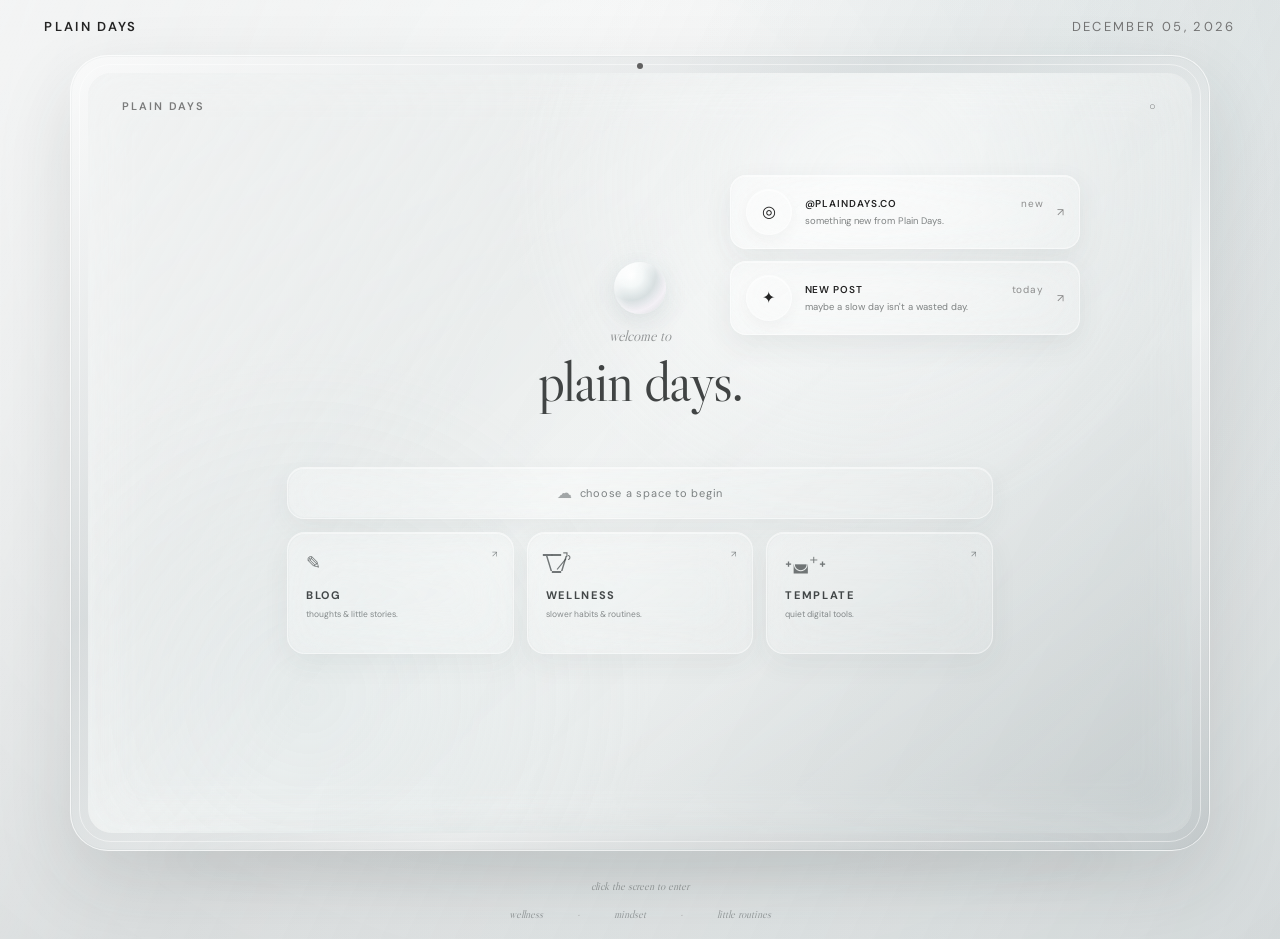
<file: index.html>
<!DOCTYPE html>
<html lang="en">
<head>
  <meta charset="UTF-8" />
  <meta name="viewport" content="width=device-width, initial-scale=1.0" />
  <title>Plain Days</title>
  <link rel="stylesheet" href="style.css" />
  <link rel="stylesheet" href="desktop.css" />
  <link rel="stylesheet" href="mobile.css" />
</head>
<body>
  <main class="hero">
    <header class="topbar">
      <div class="brand">PLAIN DAYS</div>
      <div class="date" id="today-date"></div>
    </header>

    <div class="ipad" id="enter-site">
      <div class="ipad-frame">
        <div class="ipad-camera"></div>
        <div class="ipad-screen">
          <div class="screen-top"><span>PLAIN DAYS</span><span>○</span></div>

          <div class="notification-area">
            <a href="https://www.instagram.com/plaindays.co/" target="_blank" rel="noopener noreferrer" class="notification">
              <div class="notification-icon">◎</div>
              <div class="notification-copy"><div class="notification-meta"><strong>@PLAINDAYS.CO</strong><span>new</span></div><p>something new from Plain Days.</p></div>
              <span class="notification-arrow">↗</span>
            </a>
            <a href="https://plain-days.com/blog/" target="_top" class="notification">
              <div class="notification-icon">✦</div>
              <div class="notification-copy"><div class="notification-meta"><strong>NEW POST</strong><span>today</span></div><p>maybe a slow day isn't a wasted day.</p></div>
              <span class="notification-arrow">↗</span>
            </a>
          </div>

          <div class="screen-center">
            <div class="title-group"><div class="pearl"></div><p class="screen-small">welcome to</p><h2>plain days.</h2></div>
            <div class="glass-enter"><span class="enter-cloud">☁</span><span>choose a space to begin</span></div>

            <div class="glass-menu">
              <a href="https://plain-days.com/blog/" target="_top" class="glass-card">
                <div class="glass-icon">✎</div><div class="glass-card-text"><strong>BLOG</strong><span>thoughts &amp; little stories.</span></div><span class="glass-arrow">↗</span>
              </a>
              <a href="https://plain-days.com/wellness/" target="_top" class="glass-card">
                <div class="glass-icon">\̅_̅/̷̚ʾ</div><div class="glass-card-text"><strong>WELLNESS</strong><span>slower habits &amp; routines.</span></div><span class="glass-arrow">↗</span>
              </a>
              <a href="https://plain-days.com/templates/" target="_top" class="glass-card">
                <div class="glass-icon">˖◛⁺˖</div><div class="glass-card-text"><strong>TEMPLATE</strong><span>quiet digital tools.</span></div><span class="glass-arrow">↗</span>
              </a>
            </div>
          </div>
        </div>
      </div>
      <div class="ipad-shadow"></div>
    </div>

    <p class="click-note">click the screen to enter</p>
    <footer class="hero-footer"><span>wellness</span><span>mindset</span><span>little routines</span></footer>
  </main>
  <script src="script.js"></script>
</body>
</html>
</file>
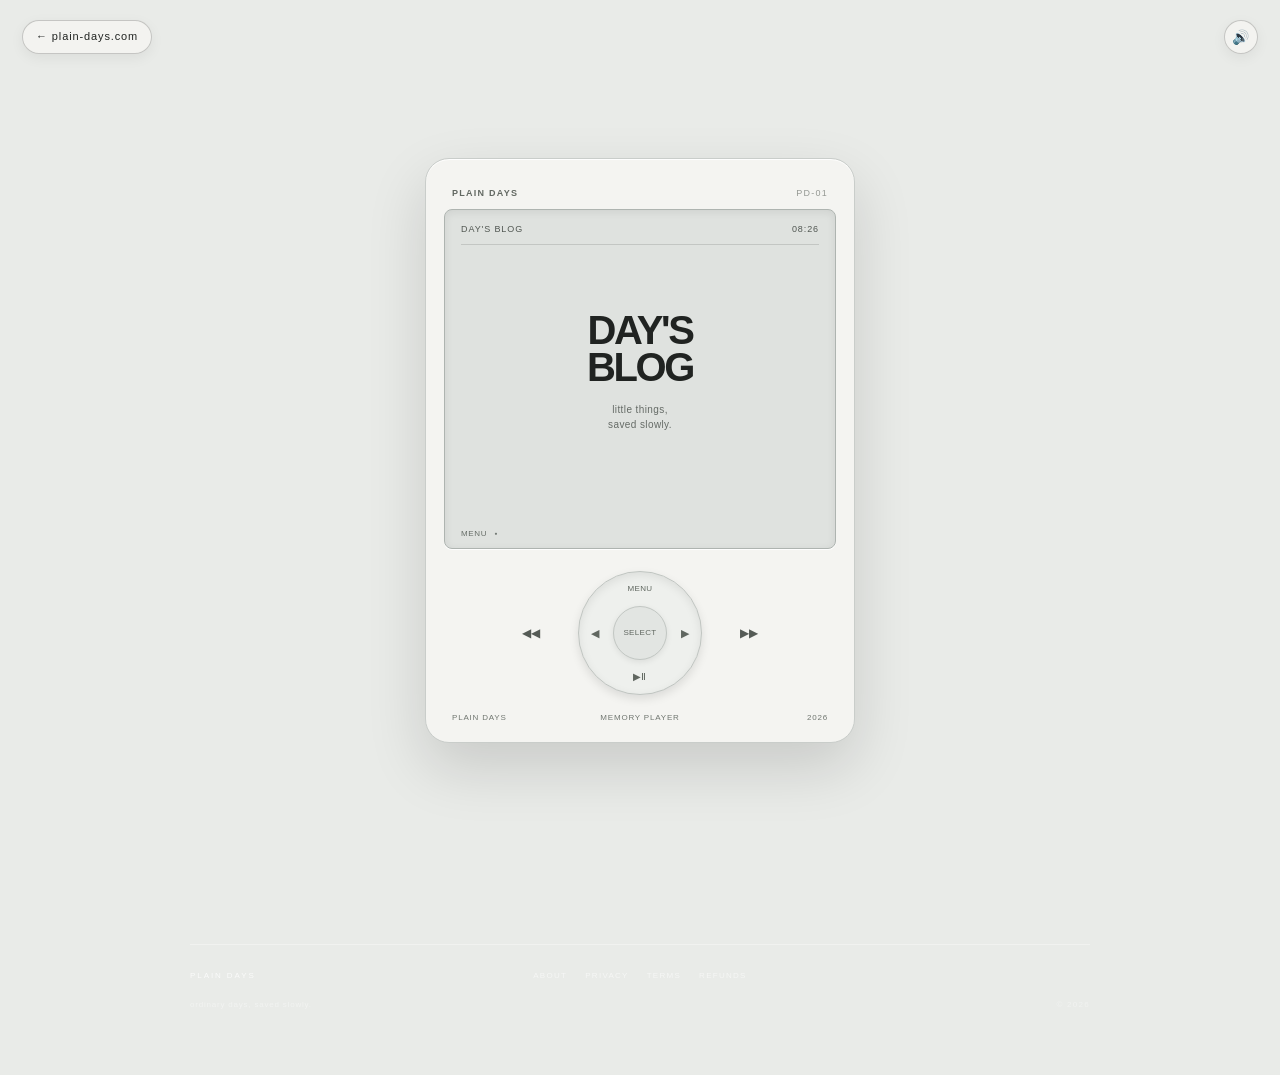
<file: blog/index.html>
<!DOCTYPE html>
<html lang="en">
<head>
  <meta charset="UTF-8">
  <meta name="viewport" content="width=device-width, initial-scale=1.0">
  <title>Plain Days — Blog Archive</title>
  <link rel="stylesheet" href="https://daon2e98-art.github.io/plain-days/blog/blog.css">
</head>
<body>

  <main class="pd-player-page">

    <a class="site-back-link" href="https://plain-days.com/" target="_top" aria-label="Back to Plain Days home">← plain-days.com</a>

    <button class="mute-button" id="muteButton" type="button" aria-label="Mute sounds" aria-pressed="false">🔊</button>

    <div class="mp3-device" id="mp3Device">

      <header class="mp3-top">
        <span class="mp3-brand">PLAIN DAYS</span>
        <span class="mp3-model">PD-01</span>
      </header>

      <section class="mp3-screen">

        <div class="screen-view is-active" id="homeScreen">
          <div class="status-bar">
            <span>DAY'S BLOG</span>
            <span>08:26</span>
          </div>

          <div class="home-content">
            <div class="home-logo">DAY'S<br>BLOG</div>
            <p class="home-subtitle">little things,<br>saved slowly.</p>
          </div>

          <div class="screen-footer">
            <span>MENU</span>
            <span>●</span>
          </div>
        </div>

        <div class="screen-view" id="menuScreen">
          <div class="status-bar"><span>MENU</span><span>PLAIN DAYS</span></div>
          <div class="menu-list">
            <button class="menu-item" data-action="archive" type="button"><span>01</span><div><b>2026 ARCHIVE</b><small>weekly memories</small></div><span>›</span></button>
            <button class="menu-item" data-action="about" type="button"><span>02</span><div><b>ABOUT</b><small>plain days</small></div><span>›</span></button>
          </div>
          <div class="screen-hint">SELECT · CENTER BUTTON</div>
        </div>

        <div class="screen-view" id="yearScreen">
          <div class="status-bar"><span>ARCHIVE</span><span>2026</span></div>
          <div class="menu-list">
            <button class="menu-item" data-action="august" type="button"><span>01</span><div><b>AUGUST</b><small>4 weekly notes</small></div><span>›</span></button>
          </div>
          <div class="screen-hint">AUGUST 2026</div>
        </div>

        <div class="screen-view" id="monthScreen">
          <div class="status-bar"><span>AUGUST</span><span>2026</span></div>
          <div class="menu-list">
            <button class="menu-item" data-week="01" type="button"><span>01</span><div><b>WEEK 01</b><small>AUG 03 — LITTLE THINGS</small></div><span>›</span></button>
            <button class="menu-item" data-week="02" type="button"><span>02</span><div><b>WEEK 02</b><small>AUG 10 — LATELY</small></div><span>›</span></button>
            <button class="menu-item" data-week="03" type="button"><span>03</span><div><b>WEEK 03</b><small>AUG 17 — SMALL JOYS</small></div><span>›</span></button>
            <button class="menu-item" data-week="04" type="button"><span>04</span><div><b>WEEK 04</b><small>AUG 24 — A SLOW WEEKEND</small></div><span>›</span></button>
          </div>
          <div class="screen-hint">SELECT A WEEK</div>
        </div>

        <div class="screen-view" id="albumScreen">
          <div class="status-bar"><span id="albumTopLabel">AUGUST 2026</span><span id="albumTrack">01 / 04</span></div>
          <div class="album-view">
            <div class="album-cover"><img id="albumImage" src="https://daon2e98-art.github.io/plain-days/blog/images/tapes/2026-08-week01.png" alt="Week 01"></div>
            <div class="album-info">
              <strong id="albumTitle">little things</strong>
              <span id="albumDate">AUG 03 — WEEK 01</span>
              <small id="albumDescription">a week of refresh, laughter, museum days, food, and inspiration.</small>
            </div>
          </div>
          <div class="play-status"><span id="playState">READY</span><span>▶ PLAY</span></div>
        </div>

        <div class="screen-view" id="aboutScreen">
          <div class="status-bar"><span>ABOUT</span><span>PLAIN DAYS</span></div>
          <div class="about-content">
            <div class="about-title">plain<br>days.</div>
            <p>small moments,<br>saved slowly.</p>
            <small>a little archive<br>of ordinary days.</small>
          </div>
        </div>

      </section>

      <div class="mp3-controls">
        <button class="mp3-button" id="prevButton" type="button" aria-label="Previous">◀◀</button>
        <button class="mp3-wheel" id="wheel" type="button" aria-label="MP3 navigation wheel">
          <span class="wheel-menu">MENU</span>
          <span class="wheel-left">◀</span>
          <span class="wheel-right">▶</span>
          <span class="wheel-bottom">▶Ⅱ</span>
          <span class="wheel-center">SELECT</span>
        </button>
        <button class="mp3-button" id="nextButton" type="button" aria-label="Next">▶▶</button>
      </div>

      <footer class="mp3-bottom"><span>PLAIN DAYS</span><span>MEMORY PLAYER</span><span>2026</span></footer>
    </div>
  </main>

  <script src="https://daon2e98-art.github.io/plain-days/blog/blog.js"></script>
</body>
</html>
</file>
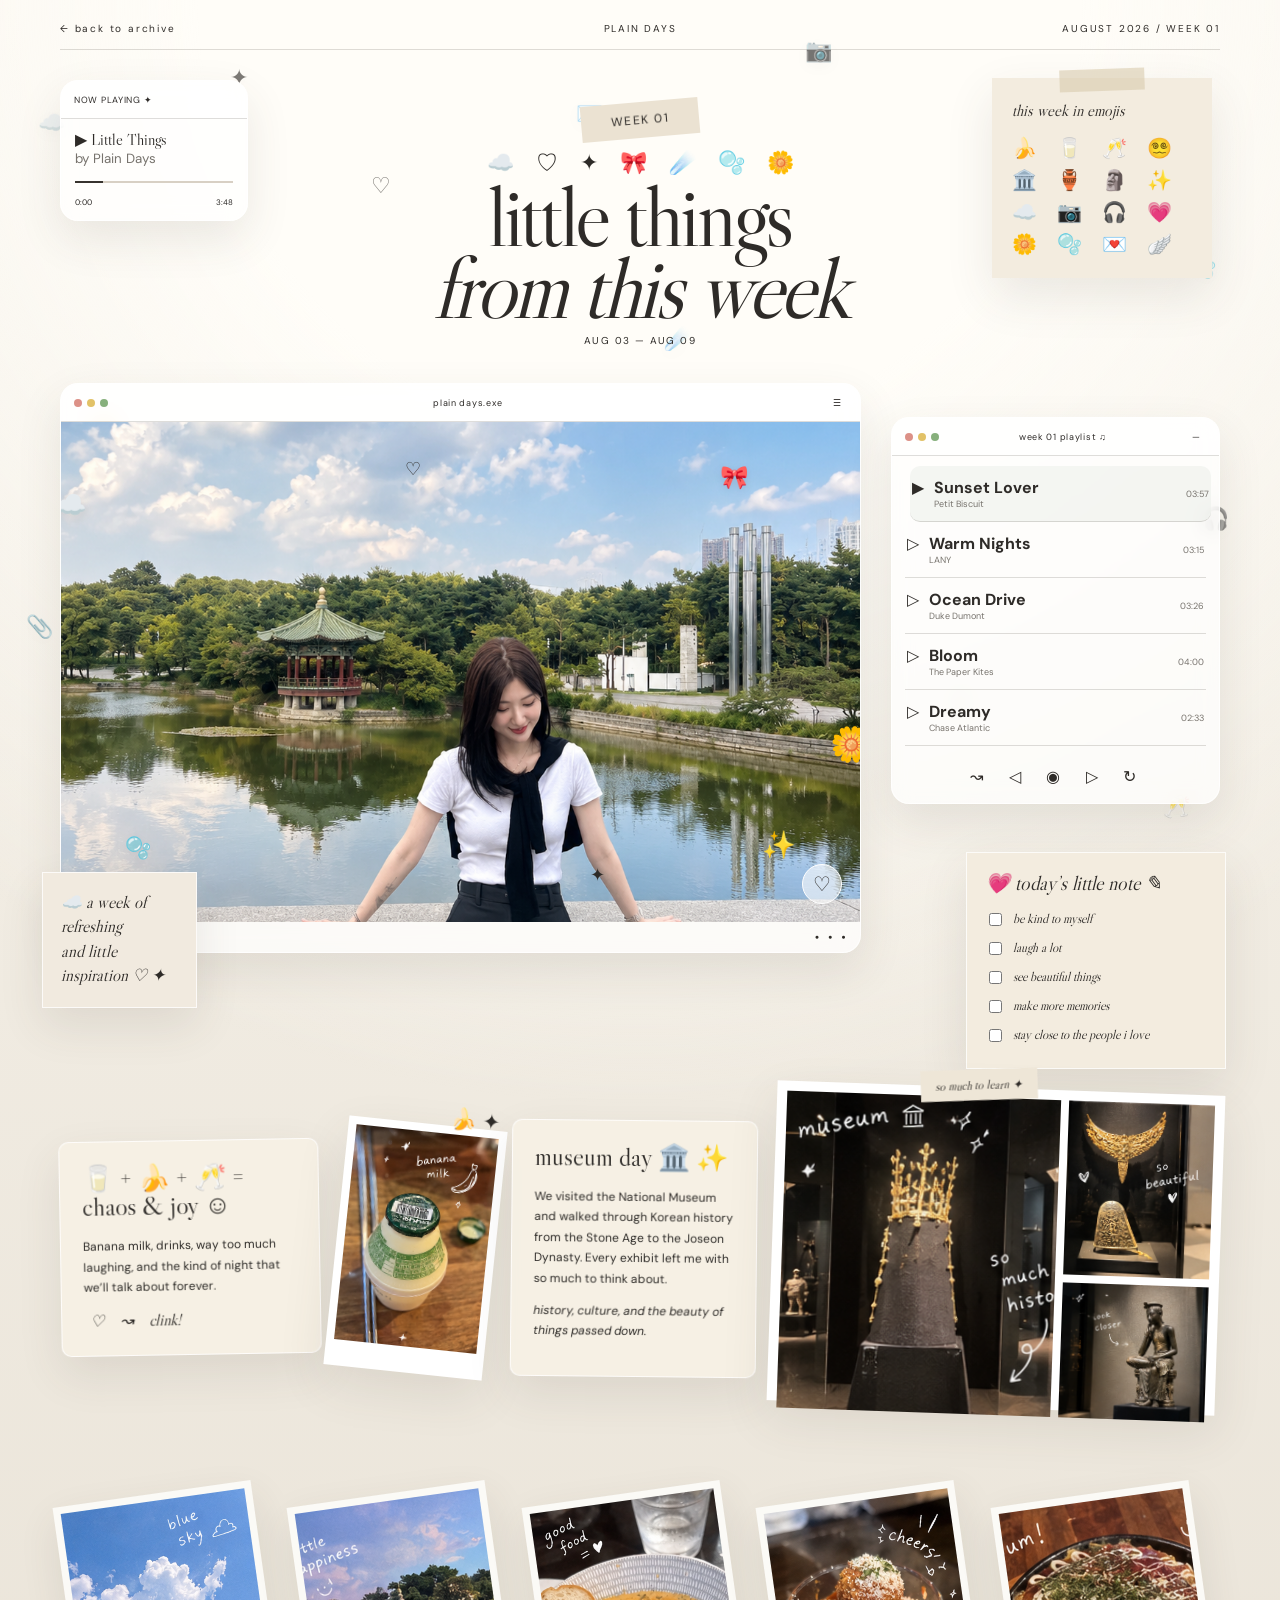
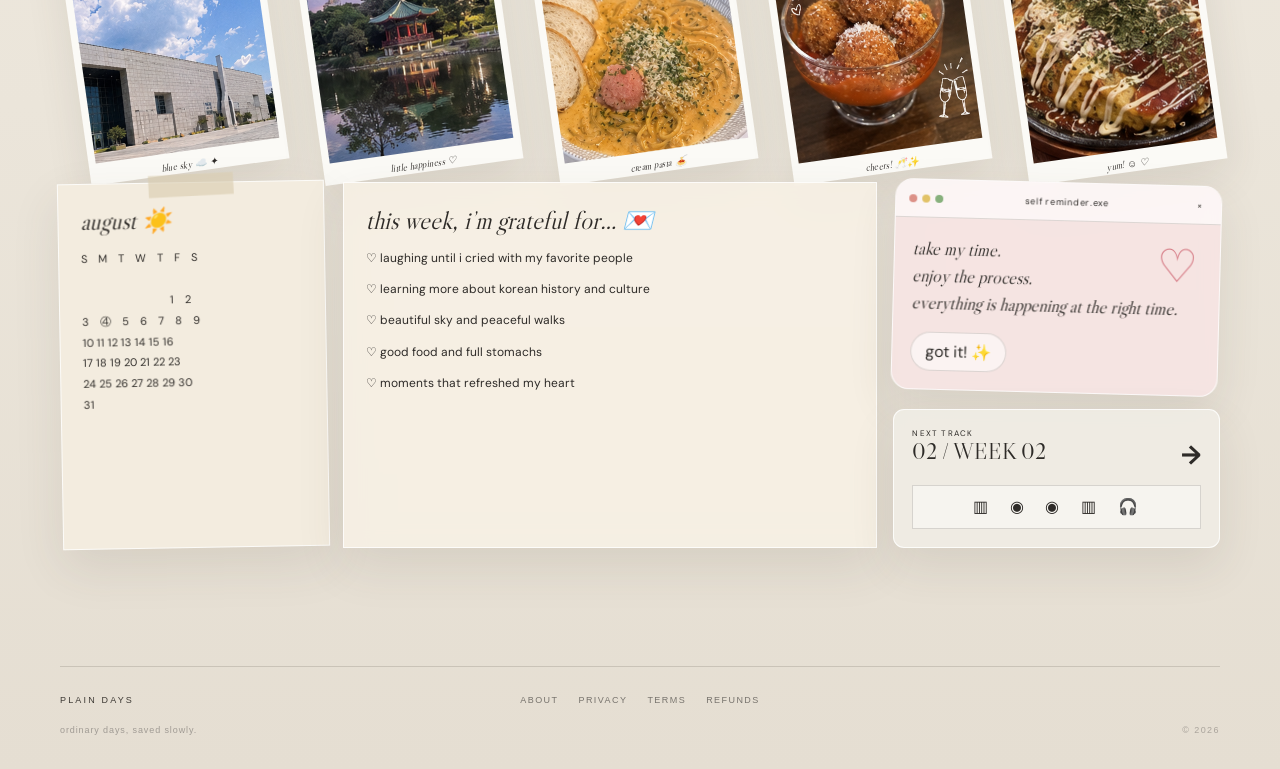
<file: blog/archive/2026/august/week01/index.html>
<!DOCTYPE html>
<html lang="en">
<head>
  <meta charset="UTF-8">
  <meta name="viewport" content="width=device-width, initial-scale=1.0">
  <title>Week 01 — Plain Days</title>
  <link rel="stylesheet" href="style.css">
</head>
<body>
  <div class="ambient-emoji-layer" aria-hidden="true">
    <span class="ambient a1">☁️</span><span class="ambient a2">✦</span><span class="ambient a3">♡</span><span class="ambient a4">🎀</span>
    <span class="ambient a5">🫧</span><span class="ambient a6">🌼</span><span class="ambient a7">📎</span><span class="ambient a8">🎧</span>
    <span class="ambient a9">🍌</span><span class="ambient a10">🥛</span><span class="ambient a11">🥂</span><span class="ambient a12">🏛️</span>
    <span class="ambient a13">📷</span><span class="ambient a14">💌</span><span class="ambient a15">☄️</span><span class="ambient a16">✨</span>
  </div>

  <main class="w1-shell">
    <header class="w1-topbar w1-enter d1">
     <a href="../../../../index.html">← back to archive</a>
      <span>PLAIN DAYS</span>
      <span>AUGUST 2026 / WEEK 01</span>
    </header>

    <section class="hero-board">
      <aside class="mini-player window draggable w1-enter d2">
        <div class="window-bar"><span>NOW PLAYING ✦</span></div>
        <button id="soundToggle" type="button">▶ Little Things</button>
        <small>by Plain Days</small>
        <div class="progress"><i></i></div>
        <div class="time"><span>0:00</span><span>3:48</span></div>
      </aside>

      <div class="title-cluster w1-enter d3">
        <span class="tape-label">WEEK 01</span>
        <div class="scribbles">☁️　♡　✦　🎀　☄️　🫧　🌼</div>
        <h1><span>little</span> <span>things</span><br><em><span>from</span> <span>this</span> <span>week</span></em></h1>
        <p>AUG 03 — AUG 09</p>
      </div>

      <aside class="emoji-note draggable w1-enter d4">
        <span class="tape-strip"></span>
        <strong>this week in emojis</strong>
        <div>🍌　🥛　🥂　😵‍💫</div>
        <div>🏛️　🏺　🗿　✨</div>
        <div>☁️　📷　🎧　💗</div>
        <div>🌼　🫧　💌　🪽</div>
      </aside>
    </section>

    <section class="hero-grid">
      <article class="window hero-window draggable w1-enter d5">
        <div class="window-bar"><span class="dots"><i></i><i></i><i></i></span><span>plain days.exe</span><button class="minimize" type="button">☰</button></div>
        <div class="hero-photo photo-slot">
          <img src="images/portrait-main.png">
          <button class="heart-burst" type="button">♡</button>
          <span class="cloud-sticker">☁️</span><span class="spark-sticker">✨</span><span class="flower-sticker">🌼</span>
          <span class="photo-doodle p1">🫧</span><span class="photo-doodle p2">🎀</span><span class="photo-doodle p3">♡</span><span class="photo-doodle p4">✦</span>
        </div>
        <div class="photo-footer"><span>PLAIN DAYS</span><span>●　●　●</span></div>
      </article>

      <aside class="window playlist-window draggable w1-enter d6">
        <div class="window-bar"><span class="dots"><i></i><i></i><i></i></span><span>week 01 playlist ♫</span><button class="minimize" type="button">—</button></div>
        <div class="playlist-body">
          <button class="track is-active"><span>▶</span><b>Sunset Lover</b><small>Petit Biscuit</small><time>03:57</time></button>
          <button class="track"><span>▷</span><b>Warm Nights</b><small>LANY</small><time>03:15</time></button>
          <button class="track"><span>▷</span><b>Ocean Drive</b><small>Duke Dumont</small><time>03:26</time></button>
          <button class="track"><span>▷</span><b>Bloom</b><small>The Paper Kites</small><time>04:00</time></button>
          <button class="track"><span>▷</span><b>Dreamy</b><small>Chase Atlantic</small><time>02:33</time></button>
        </div>
        <div class="player-controls">↝　◁　◉　▷　↻</div>
      </aside>

      <aside class="refresh-note paper-note draggable w1-enter d6">☁️ a week of<br>refreshing<br>and little<br>inspiration ♡ ✦</aside>
      <aside class="little-note paper-note draggable w1-enter d7">
        <h2>💗 today’s little note ✎</h2>
        <label><input type="checkbox"> be kind to myself</label>
        <label><input type="checkbox"> laugh a lot</label>
        <label><input type="checkbox"> see beautiful things</label>
        <label><input type="checkbox"> make more memories</label>
        <label><input type="checkbox"> stay close to the people i love</label>
      </aside>
    </section>

    <section class="story-row w1-enter d8">
      <article class="story-card chaos-card draggable">
        <h2>🥛 + 🍌 + 🥂 =<br>chaos & joy ☺</h2>
        <p>Banana milk, drinks, way too much laughing, and the kind of night that we’ll talk about forever.</p>
        <button class="chaos-pop" type="button">♡　↝　clink!</button>
      </article>
      <div class="tilted-photo draggable"><img src="images/04_banana_milk.png" alt="Banana milk"><span class="tiny-float">🍌 ✦</span></div>
      <article class="story-card museum-copy draggable">
        <h2>museum day 🏛️ ✨</h2>
        <p>We visited the National Museum and walked through Korean history from the Stone Age to the Joseon Dynasty. Every exhibit left me with so much to think about.</p>
        <p><em>history, culture, and the beauty of things passed down.</em></p>
      </article>
      <div class="museum-collage draggable">
        <img class="museum-big museum-hover" src="images/06_museum_crown.png" alt="Historic crown">
        <img class="museum-hover" src="images/09_museum_gold_artifact.png" alt="Gold artifact">
        <img class="museum-hover" src="images/08_museum_statue.png" alt="Historic statue">
        <span>so much to learn ✦</span>
        <b class="look-closer">look closer → ✨</b>
      </div>
    </section>

    <section class="w1-gallery reveal-on-scroll">
      <button class="polaroid photo-slot"><img src="images/05_blue_sky_museum.png" alt="Blue museum sky"><span>blue sky ☁️ ✦</span></button>
      <button class="polaroid photo-slot"><img src="images/14_little_happiness_lake.png" alt="Lake pavilion"><span>little happiness ♡</span></button>
      <button class="polaroid photo-slot"><img src="images/plain-days-week01-pasta.png" alt="Cream pasta"><span>cream pasta 🍝</span></button>
      <button class="polaroid photo-slot"><img src="images/plain-days-week01-meatballs.png" alt="Meatballs"><span>cheers! 🥂✨</span></button>
      <button class="polaroid photo-slot"><img src="images/10_okonomiyaki.png" alt="Okonomiyaki"><span>yum! ☺ ♡</span></button>
    </section>

    <section class="ending-grid reveal-on-scroll">
      <article class="calendar-card draggable">
        <span class="tape-strip"></span>
        <h2>august ☀️</h2>
        <div class="calendar">S　M　T　W　T　F　S<br><br>　　　　　　　　1　2<br>3　④　5　6　7　8　9<br>10 11 12 13 14 15 16<br>17 18 19 20 21 22 23<br>24 25 26 27 28 29 30<br>31</div>
      </article>
      <article class="gratitude draggable">
        <h2>this week, i’m grateful for… 💌</h2>
        <p>♡ laughing until i cried with my favorite people</p>
        <p>♡ learning more about korean history and culture</p>
        <p>♡ beautiful sky and peaceful walks</p>
        <p>♡ good food and full stomachs</p>
        <p>♡ moments that refreshed my heart</p>
      </article>
      <article class="window note-window draggable">
        <div class="window-bar"><span class="dots"><i></i><i></i><i></i></span><span>self reminder.exe</span><button class="minimize">×</button></div>
        <div class="note-body"><p>take my time.<br>enjoy the process.<br>everything is happening at the right time.</p><span class="big-heart">♡</span><button id="gotIt">got it! ✨</button></div>
      </article>
     <a class="next-track draggable" href="../week02/"><span>NEXT TRACK</span><b>02 / WEEK 02</b><strong>→</strong><div class="cassette-mini">▥　◉　◉　▥　🎧</div></a>
    </section>
  </main>

  <div class="heart-layer" id="heartLayer"></div>
  <script src="script.js"></script>
</body>
</html>
</file>
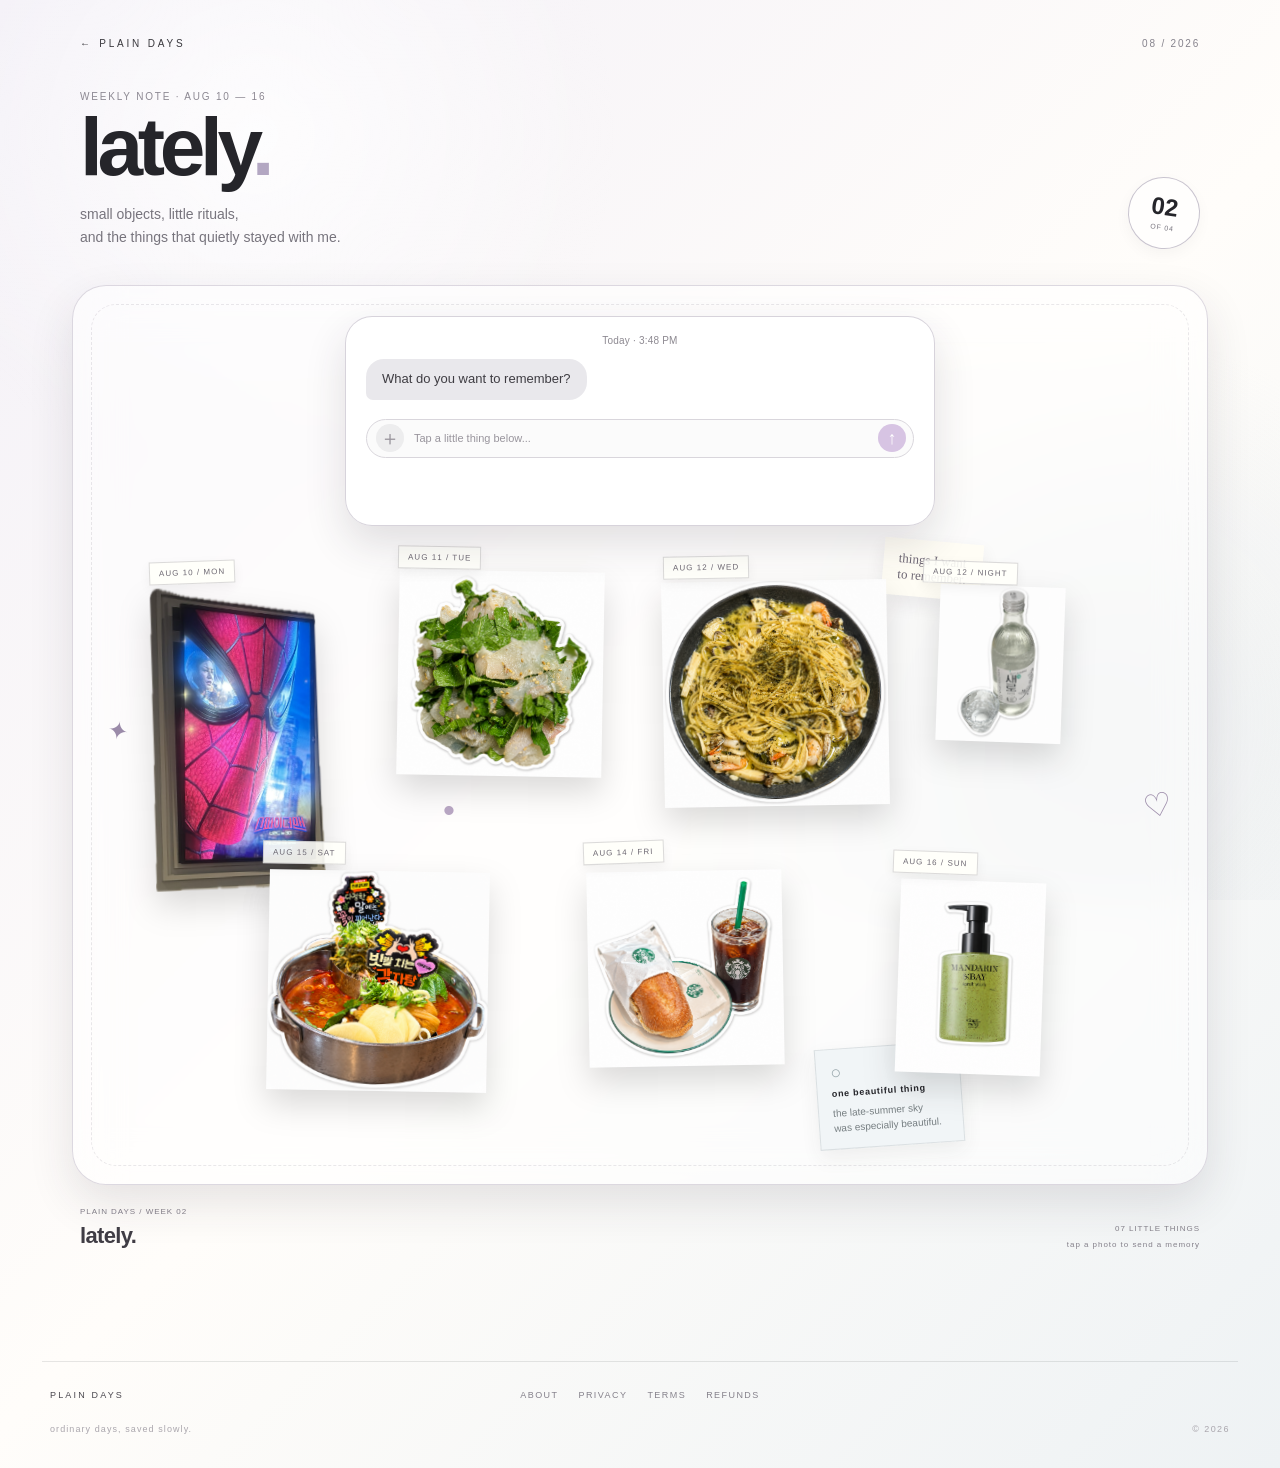
<file: blog/archive/2026/august/week02/index.html>
<!DOCTYPE html>
<html lang="en">
<head>
<meta charset="UTF-8">
<meta name="viewport" content="width=device-width, initial-scale=1.0">
<title>Plain Days — Week 02</title>
<link rel="stylesheet" href="style.css">
</head>
<body>
<div class="page">
<header class="week-header">
  <div class="header-top">
    <a class="back-link" href="https://plain-days.com/blog/" aria-label="Back to Plain Days blog archive">← <span>PLAIN DAYS</span></a>
    <span>08 / 2026</span>
  </div>
  <div class="header-main">
    <div>
      <p class="eyebrow">WEEKLY NOTE · AUG 10 — 16</p>
      <h1>lately<span>.</span></h1>
      <p class="intro">small objects, little rituals,<br>and the things that quietly stayed with me.</p>
    </div>
    <div class="week-stamp"><b>02</b><span>OF 04</span></div>
  </div>
</header>

<main class="memory-board">
  <section class="chat-window" id="chatBox" aria-live="polite">
    <div class="chat-time">Today · 3:48 PM</div>
    <div class="chat-bubble incoming">What do you want to remember?</div>
    <div class="chat-messages" id="messages"></div>
    <div class="chat-input"><span class="plus">＋</span><span class="placeholder">Tap a little thing below...</span><span class="send">↑</span></div>
  </section>

  <div class="paper-note note-one">things I want<br>to remember.</div>
  <div class="paper-note note-two">late summer<br>felt soft this week.</div>
  <div class="tiny-sticker star-one">✦</div>
  <div class="tiny-sticker heart-one">♡</div>
  <div class="tiny-sticker dot-one">•</div>
  <div class="tiny-sticker star-two">✦</div>

  <div class="date-label label-spider">AUG 10 / MON</div>
  <div class="date-label label-gwangheo">AUG 11 / TUE</div>
  <div class="date-label label-pasta">AUG 12 / WED</div>
  <div class="date-label label-soju">AUG 12 / NIGHT</div>
  <div class="date-label label-starbucks">AUG 14 / FRI</div>
  <div class="date-label label-gamjatang">AUG 15 / SAT</div>
  <div class="date-label label-handwash">AUG 16 / SUN</div>

  <button class="sticker spider" type="button" data-message="Spider-Man night 🕷️\nIt was nice to get out and watch a movie together."><img src="images/spiderman.png" alt="Spider-Man"></button>
  <button class="sticker gamjatang" type="button" data-message="Gamjatang with my husband.\nA simple meal, but a really nice evening together."><img src="images/food_gamjatang.png" alt="Gamjatang"></button>
  <button class="sticker gwangheo" type="button" data-message="I made perilla oil flounder salad.\nI actually loved how it turned out. 🤍"><img src="images/gwangheo.png" alt="Flounder salad"></button>
  <button class="sticker pasta" type="button" data-message="He made vongole pasta for us.\nI love little dinners we make at home."><img src="images/pasta.png" alt="Vongole pasta"></button>
  <button class="sticker soju" type="button" data-message="A little soju with dinner.\nNothing fancy, just a cozy night."><img src="images/soju.png" alt="Soju"></button>
  <button class="sticker starbucks" type="button" data-message="I left work around lunch and went out alone.\nI really needed a little time to myself."><img src="images/starbucks.png" alt="Starbucks sandwich"></button>
  <button class="sticker handwash" type="button" data-message="This hand cleanser smelled so good.\nI need to remember the scent for next time."><img src="images/handwash.png" alt="Hand cleanser"></button>

  <div class="sky-note">
    <span class="sky-mark">○</span>
    <b>one beautiful thing</b>
    <p>the late-summer sky<br>was especially beautiful.</p>
  </div>
</main>

<section class="memory-footer">
  <div><span>PLAIN DAYS / WEEK 02</span><b>lately.</b></div>
  <div><span>07 LITTLE THINGS</span><span>tap a photo to send a memory</span></div>
</section>
</div>
<script src="script.js"></script>
</body>
</html>
</file>
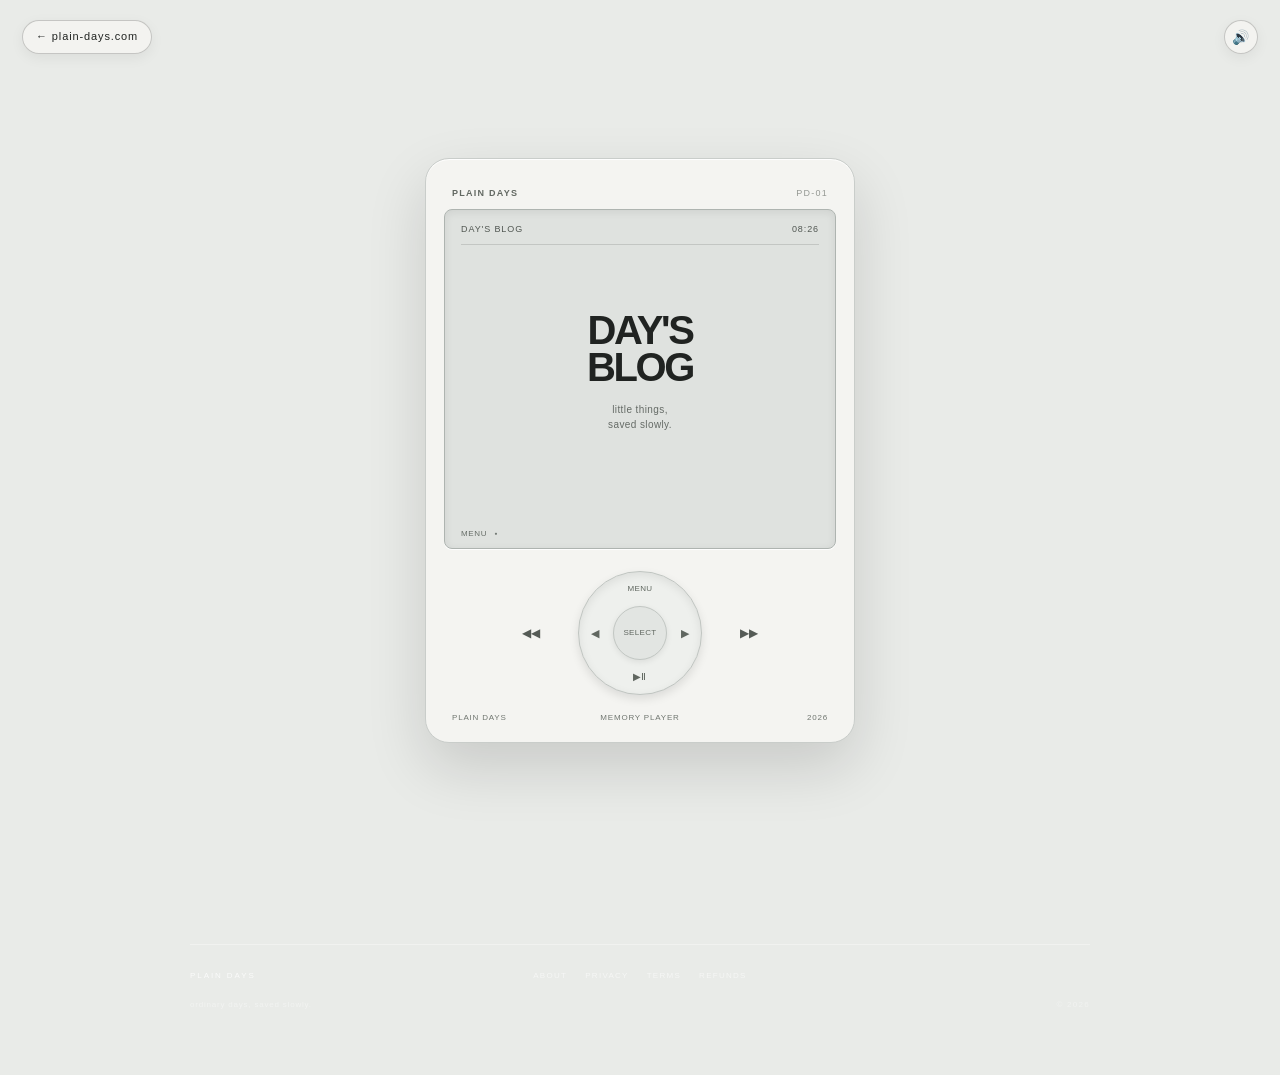
<file: blog/blog.html>
<!DOCTYPE html>
<html lang="en">
<head>
  <meta charset="UTF-8">
  <meta name="viewport" content="width=device-width, initial-scale=1.0">
  <title>Plain Days — Blog Archive</title>
  <meta http-equiv="refresh" content="0; url=https://daon2e98-art.github.io/plain-days/blog/">
  <script>
    window.location.replace("https://daon2e98-art.github.io/plain-days/blog/");
  </script>
</head>
<body>
  <p>Opening Plain Days Blog…</p>
</body>
</html>
</file>
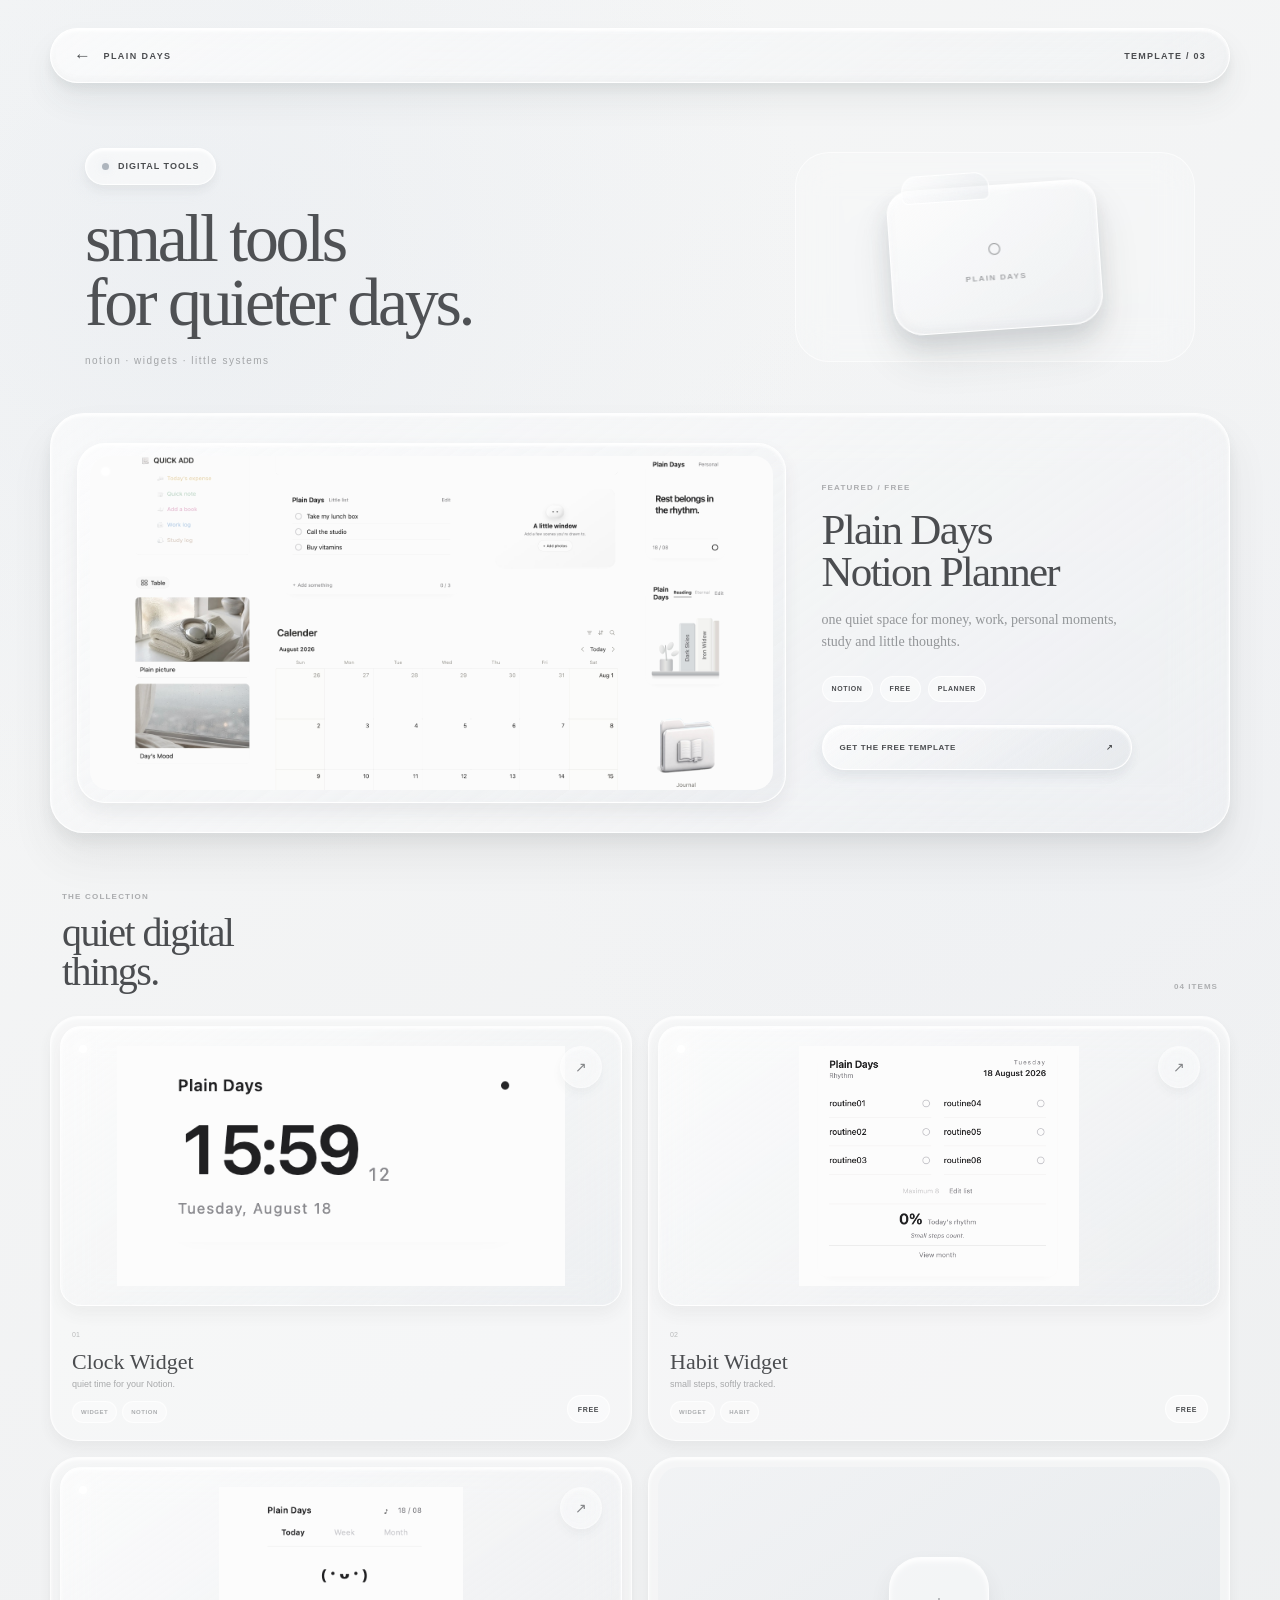
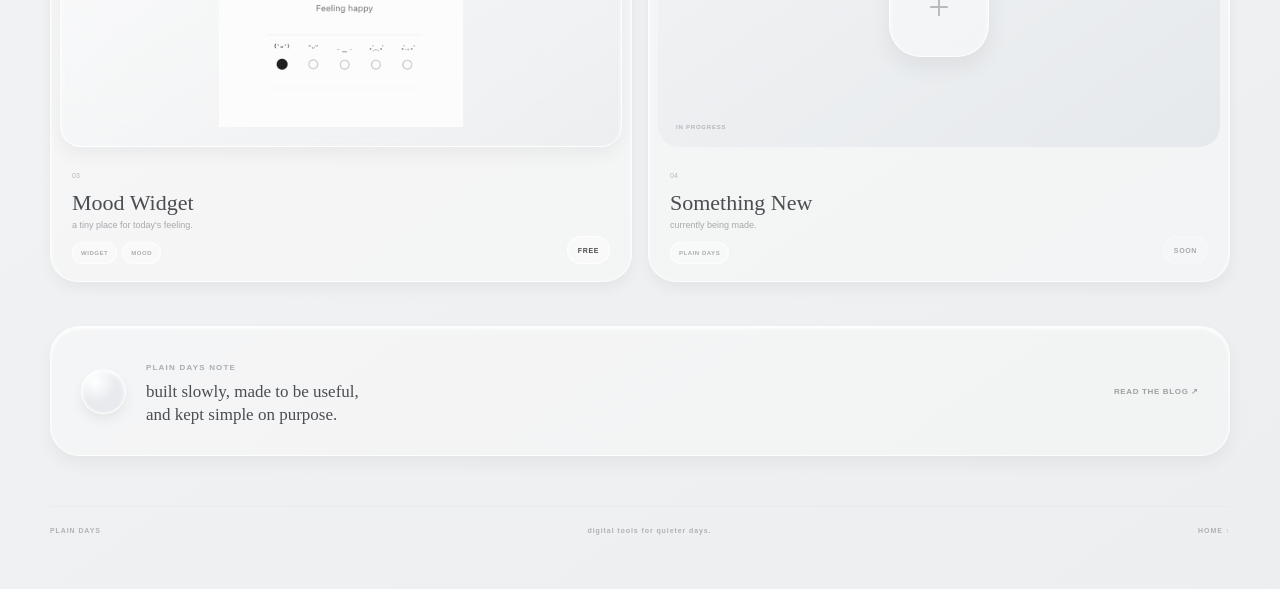
<file: template/template.html>
<!DOCTYPE html>
<html lang="en">
<head>
  <meta charset="UTF-8">
  <meta name="viewport" content="width=device-width, initial-scale=1.0">
  <title>Templates — Plain Days</title>
  <link rel="stylesheet" href="template.css">
</head>
<body class="template-page">
  <main class="template-shell">
    <header class="template-topbar">
      <a href="https://plain-days.com/" target="_top" class="template-back">
        <span>←</span><span>PLAIN DAYS</span>
      </a>
      <span class="template-index">TEMPLATE / 03</span>
    </header>

    <section class="template-hero">
      <div class="template-title">
        <div class="template-mode"><span class="template-mode-dot"></span>DIGITAL TOOLS</div>
        <h1>small tools<br>for quieter days.</h1>
        <p>notion · widgets · little systems</p>
      </div>
      <div class="template-object">
        <div class="template-glass-folder">
          <div class="folder-tab"></div>
          <span class="folder-mark">○</span>
          <span class="folder-text">PLAIN DAYS</span>
        </div>
      </div>
    </section>

    <section class="featured-product">
      <div class="featured-preview featured-real-preview">
        <img src="images01/plain%20days%20archive%20v.01%20full%20screen.jpg" alt="Plain Days Notion Planner" class="featured-product-image">
        <span class="featured-image-shine"></span>
      </div>
      <div class="featured-copy">
        <span class="product-type">FEATURED / FREE</span>
        <h2>Plain Days<br>Notion Planner</h2>
        <p>one quiet space for money, work, personal moments, study and little thoughts.</p>
        <div class="product-tags"><span>NOTION</span><span>FREE</span><span>PLANNER</span></div>
        <a href="https://sticky-dish-899.notion.site/Plain-Days-v-01-3a964858b8dc80798061ff75d4db882b?source=copy_link" target="_blank" rel="noopener noreferrer" class="product-button"><span>GET THE FREE TEMPLATE</span><span>↗</span></a>
      </div>
    </section>

    <section class="template-collection">
      <div class="collection-heading">
        <div><span class="section-label">THE COLLECTION</span><h2>quiet digital<br>things.</h2></div>
        <span class="collection-count">04 ITEMS</span>
      </div>
      <div class="product-grid">
        <a href="https://plain-days.com/product/plain-days-clock-widget/" target="_top" class="product-card">
          <div class="product-visual product-image-visual"><img src="images01/product-clock.png" alt="Plain Days Clock Widget" class="product-real-image"><span class="product-glass-shine"></span><span class="product-open">↗</span></div>
          <div class="product-info"><div><span class="product-number">01</span><h3>Clock Widget</h3><p>quiet time for your Notion.</p><div class="card-tags"><span>WIDGET</span><span>NOTION</span></div></div><span class="product-price">FREE</span></div>
        </a>
        <a href="#" class="product-card">
          <div class="product-visual product-image-visual"><img src="images01/product-habbit.png" alt="Plain Days Habit Widget" class="product-real-image"><span class="product-glass-shine"></span><span class="product-open">↗</span></div>
          <div class="product-info"><div><span class="product-number">02</span><h3>Habit Widget</h3><p>small steps, softly tracked.</p><div class="card-tags"><span>WIDGET</span><span>HABIT</span></div></div><span class="product-price">FREE</span></div>
        </a>
        <a href="#" class="product-card">
          <div class="product-visual product-image-visual"><img src="images01/product-mood.png" alt="Plain Days Mood Widget" class="product-real-image"><span class="product-glass-shine"></span><span class="product-open">↗</span></div>
          <div class="product-info"><div><span class="product-number">03</span><h3>Mood Widget</h3><p>a tiny place for today's feeling.</p><div class="card-tags"><span>WIDGET</span><span>MOOD</span></div></div><span class="product-price">FREE</span></div>
        </a>
        <div class="product-card coming-card">
          <div class="product-visual visual-coming"><div class="coming-object"><span>+</span></div><span class="coming-label">IN PROGRESS</span></div>
          <div class="product-info"><div><span class="product-number">04</span><h3>Something New</h3><p>currently being made.</p><div class="card-tags"><span>PLAIN DAYS</span></div></div><span class="product-price muted">SOON</span></div>
        </div>
      </div>
    </section>

    <section class="template-note">
      <span class="note-orb"></span>
      <div><span class="section-label">PLAIN DAYS NOTE</span><p>built slowly, made to be useful,<br>and kept simple on purpose.</p></div>
      <a href="https://plain-days.com/blog/" target="_top">READ THE BLOG ↗</a>
    </section>

    <footer class="template-footer">
      <span>PLAIN DAYS</span>
      <span>digital tools for quieter days.</span>
      <a href="https://plain-days.com/" target="_top">HOME ↑</a>
    </footer>
  </main>
</body>
</html>
</file>
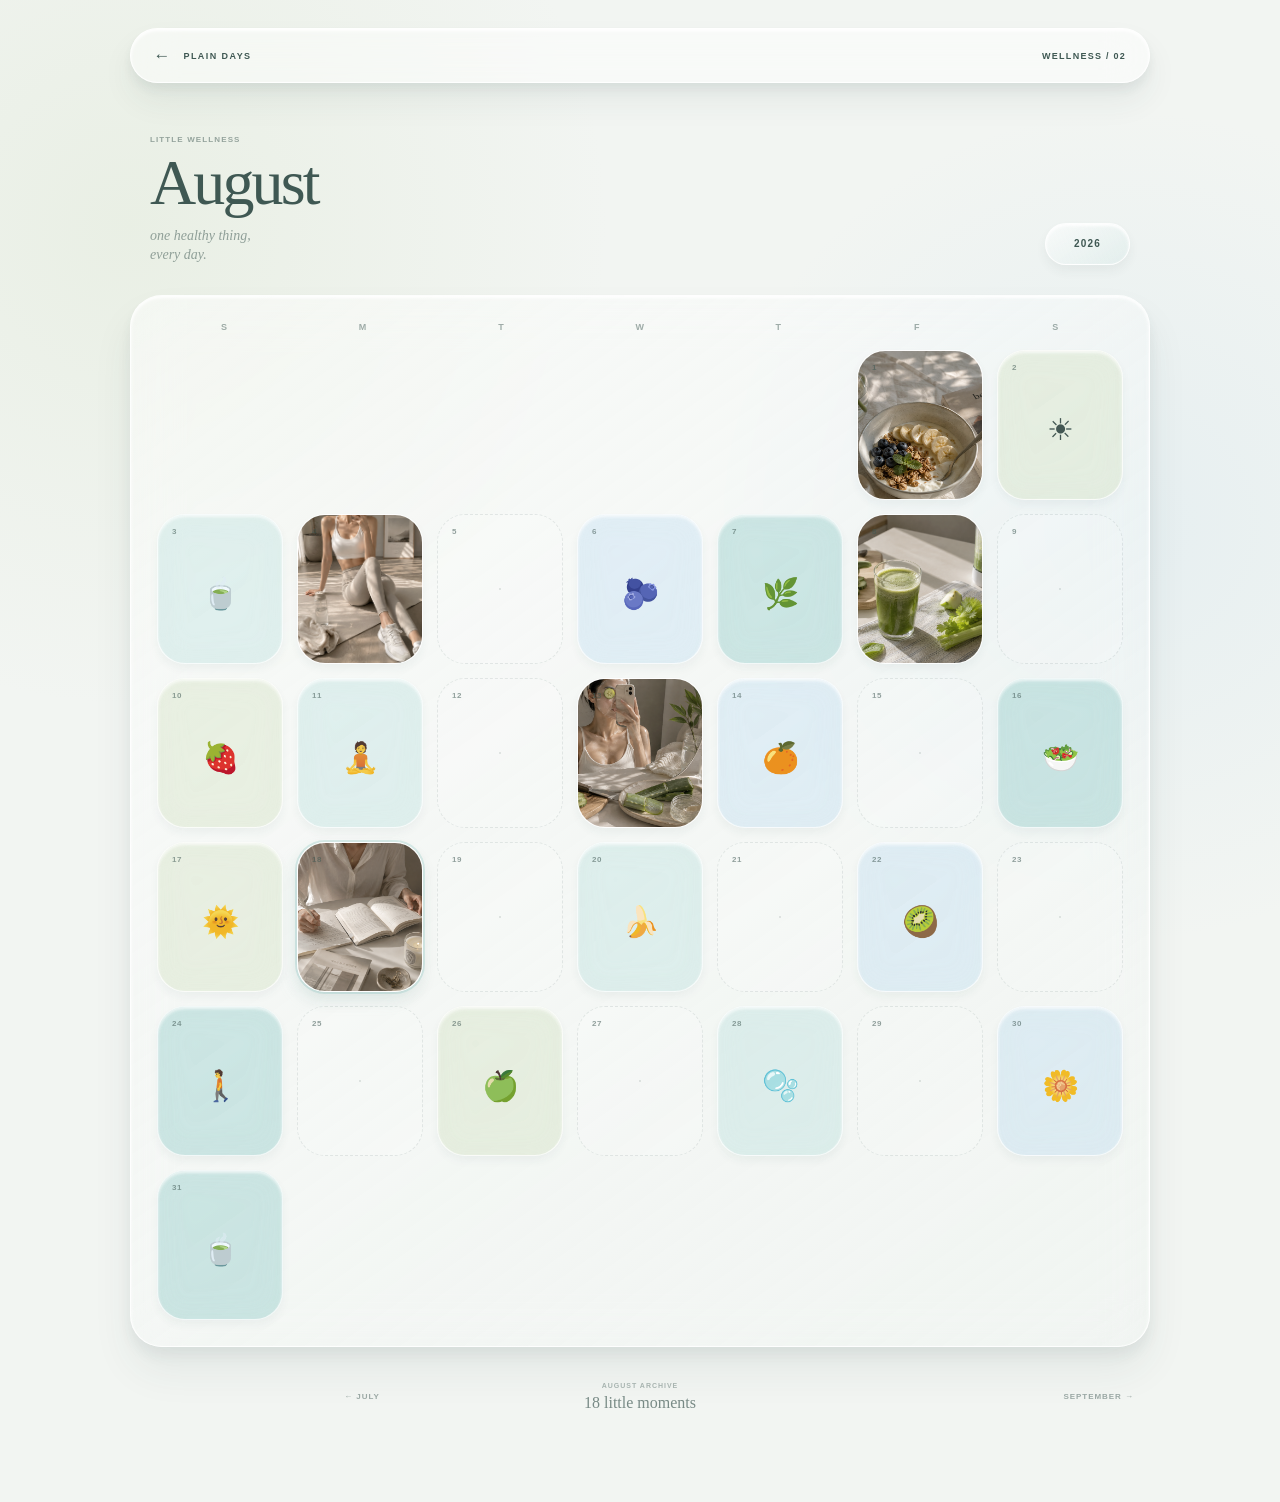
<file: wellness/wellness.html>
<!DOCTYPE html>
<html lang="en">
<head>
  <meta charset="UTF-8">
  <meta name="viewport" content="width=device-width, initial-scale=1.0">
  <title>Wellness — Plain Days</title>
  <link rel="stylesheet" href="wellness.css">
</head>
<body class="wellness-page">
  <main class="wellness-shell">
    <header class="wellness-topbar">
      <a href="https://plain-days.com/" target="_top" class="wellness-back">
        <span>←</span><span>PLAIN DAYS</span>
      </a>
      <span class="wellness-index">WELLNESS / 02</span>
    </header>

    <section class="wellness-heading">
      <div>
        <span class="wellness-kicker">LITTLE WELLNESS</span>
        <h1>August</h1>
        <p>one healthy thing,<br>every day.</p>
      </div>
      <div class="month-chip">2026</div>
    </section>

    <section class="wellness-calendar">
      <div class="calendar-weekdays">
        <span>S</span><span>M</span><span>T</span><span>W</span><span>T</span><span>F</span><span>S</span>
      </div>

      <div class="calendar-grid">
        <div class="calendar-empty"></div><div class="calendar-empty"></div><div class="calendar-empty"></div><div class="calendar-empty"></div><div class="calendar-empty"></div>

        <a href="https://www.instagram.com/plaindays.co/" target="_blank" rel="noopener noreferrer" class="wellness-day day-photo">
          <span class="day-number">1</span><img src="image/wellness-01.jpg" alt="Wellness moment August 1">
        </a>
        <a href="#" class="wellness-day day-symbol sage"><span class="day-number">2</span><span class="day-emoji">☀</span></a>
        <div class="wellness-day day-symbol aqua"><span class="day-number">3</span><span class="day-emoji">🍵</span></div>
        <a href="#" class="wellness-day day-photo"><span class="day-number">4</span><img src="image/wellness-04.jpg" alt="Wellness moment August 4"></a>
        <div class="wellness-day day-empty"><span class="day-number">5</span></div>
        <a href="#" class="wellness-day day-symbol sky"><span class="day-number">6</span><span class="day-emoji">🫐</span></a>
        <a href="#" class="wellness-day day-symbol teal"><span class="day-number">7</span><span class="day-emoji">🌿</span></a>
        <a href="#" class="wellness-day day-photo"><span class="day-number">8</span><img src="image/wellness-08.jpg" alt="Wellness moment August 8"></a>
        <div class="wellness-day day-empty"><span class="day-number">9</span></div>
        <a href="#" class="wellness-day day-symbol sage"><span class="day-number">10</span><span class="day-emoji">🍓</span></a>
        <a href="#" class="wellness-day day-symbol aqua"><span class="day-number">11</span><span class="day-emoji">🧘</span></a>
        <div class="wellness-day day-empty"><span class="day-number">12</span></div>
        <a href="#" class="wellness-day day-photo"><span class="day-number">13</span><img src="image/wellness-13.jpg" alt="Wellness moment August 13"></a>
        <a href="#" class="wellness-day day-symbol sky"><span class="day-number">14</span><span class="day-emoji">🍊</span></a>
        <div class="wellness-day day-empty"><span class="day-number">15</span></div>
        <a href="#" class="wellness-day day-symbol teal"><span class="day-number">16</span><span class="day-emoji">🥗</span></a>
        <a href="#" class="wellness-day day-symbol sage"><span class="day-number">17</span><span class="day-emoji">🌞</span></a>
        <a href="https://www.instagram.com/plaindays.co/" target="_blank" rel="noopener noreferrer" class="wellness-day day-photo today"><span class="day-number">18</span><img src="image/wellness-18.jpg" alt="Wellness moment August 18"></a>
        <div class="wellness-day day-empty"><span class="day-number">19</span></div>
        <a href="#" class="wellness-day day-symbol aqua"><span class="day-number">20</span><span class="day-emoji">🍌</span></a>
        <div class="wellness-day day-empty"><span class="day-number">21</span></div>
        <a href="#" class="wellness-day day-symbol sky"><span class="day-number">22</span><span class="day-emoji">🥝</span></a>
        <div class="wellness-day day-empty"><span class="day-number">23</span></div>
        <a href="#" class="wellness-day day-symbol teal"><span class="day-number">24</span><span class="day-emoji">🚶</span></a>
        <div class="wellness-day day-empty"><span class="day-number">25</span></div>
        <a href="#" class="wellness-day day-symbol sage"><span class="day-number">26</span><span class="day-emoji">🍏</span></a>
        <div class="wellness-day day-empty"><span class="day-number">27</span></div>
        <a href="#" class="wellness-day day-symbol aqua"><span class="day-number">28</span><span class="day-emoji">🫧</span></a>
        <div class="wellness-day day-empty"><span class="day-number">29</span></div>
        <a href="#" class="wellness-day day-symbol sky"><span class="day-number">30</span><span class="day-emoji">🌼</span></a>
        <a href="#" class="wellness-day day-symbol teal"><span class="day-number">31</span><span class="day-emoji">🍵</span></a>
      </div>
    </section>

    <section class="wellness-bottom">
      <button class="month-nav">← JULY</button>
      <div class="wellness-progress"><span>AUGUST ARCHIVE</span><strong>18 little moments</strong></div>
      <button class="month-nav">SEPTEMBER →</button>
    </section>
  </main>
  <script src="wellness.js"></script>
</body>
</html>
</file>
<file: style.css>
@import url('https://fonts.googleapis.com/css2?family=DM+Sans:wght@300;400;500;600&family=Libre+Caslon+Display&display=swap');

:root {
  --ink: #242424;
  --soft-ink: #747474;
  --line: rgba(30, 30, 30, 0.12);
  --glass: rgba(255, 255, 255, 0.52);
}

* { box-sizing: border-box; }
html { scroll-behavior: smooth; }
body {
  margin: 0;
  min-width: 320px;
  color: var(--ink);
  font-family: 'DM Sans', Arial, sans-serif;
  background:
    radial-gradient(circle at 50% 20%, rgba(255,255,255,.95), rgba(245,245,243,.82) 42%, rgba(230,230,228,.9) 100%);
}
a { color: inherit; text-decoration: none; }

.hero {
  min-height: 100svh;
  width: 100%;
  position: relative;
  overflow: hidden;
  display: flex;
  flex-direction: column;
  align-items: center;
  padding: 25px 40px 20px;
}
.hero::before {
  content: '';
  position: absolute;
  inset: 0;
  pointer-events: none;
  background: linear-gradient(115deg, rgba(255,255,255,.8), transparent 35%, rgba(255,255,255,.4));
}
.topbar {
  position: relative;
  z-index: 2;
  width: min(1180px, 100%);
  display: flex;
  justify-content: space-between;
  align-items: center;
  font-size: 11px;
  letter-spacing: .18em;
}
.brand { font-weight: 600; }
.date { color: var(--soft-ink); }
.ipad {
  position: relative;
  z-index: 2;
  margin-top: clamp(22px, 4vh, 46px);
  width: min(690px, 82vw);
  cursor: default;
}
.ipad-frame {
  position: relative;
  width: 100%;
  aspect-ratio: 1.43 / 1;
  padding: 14px;
  border-radius: 28px;
  background: linear-gradient(145deg, #fafafa 0%, #d8d8d8 38%, #f8f8f8 65%, #bdbdbd 100%);
  box-shadow: 0 28px 70px rgba(0,0,0,.16), inset 0 0 0 1px rgba(255,255,255,.9), inset 0 0 0 2px rgba(0,0,0,.08);
}
.ipad-frame::after {
  content: '';
  position: absolute;
  inset: 7px;
  border-radius: 23px;
  border: 1px solid rgba(0,0,0,.08);
  pointer-events: none;
}
.ipad-camera {
  position: absolute;
  left: 50%;
  top: 6px;
  width: 5px;
  height: 5px;
  transform: translateX(-50%);
  border-radius: 50%;
  background: #606060;
  z-index: 4;
}
.ipad-screen {
  height: 100%;
  position: relative;
  overflow: hidden;
  border-radius: 17px;
  background:
    radial-gradient(circle at 70% 15%, rgba(255,255,255,.92), transparent 32%),
    linear-gradient(135deg, #e6e7e5, #f8f8f6 48%, #dedfdd);
  box-shadow: inset 0 0 25px rgba(0,0,0,.04);
}
.ipad-screen::before {
  content: '';
  position: absolute;
  inset: 0;
  background: linear-gradient(118deg, rgba(255,255,255,.55), transparent 38%, rgba(255,255,255,.2));
  pointer-events: none;
}
.screen-top {
  position: absolute;
  z-index: 3;
  top: 17px;
  left: 21px;
  right: 21px;
  display: flex;
  justify-content: space-between;
  font-size: 7px;
  font-weight: 600;
  letter-spacing: .18em;
}
.notification-area {
  position: absolute;
  z-index: 4;
  top: 48px;
  right: 24px;
  width: 190px;
  display: grid;
  gap: 7px;
}
.notification {
  display: grid;
  grid-template-columns: 27px 1fr auto;
  align-items: center;
  gap: 8px;
  padding: 8px 9px;
  border: 1px solid rgba(255,255,255,.65);
  border-radius: 10px;
  background: rgba(255,255,255,.55);
  backdrop-filter: blur(15px);
  box-shadow: 0 6px 16px rgba(0,0,0,.055);
  opacity: 0;
  transform: translateX(16px);
  transition: transform .25s ease, background .25s ease;
}
.notification.show { animation: notificationIn .7s cubic-bezier(.2,.8,.2,1) forwards; }
.notification:nth-child(2).show { animation-delay: .16s; }
.notification:hover { transform: translateY(-2px); background: rgba(255,255,255,.72); }
.notification-icon {
  width: 27px;
  height: 27px;
  display: grid;
  place-items: center;
  border-radius: 8px;
  background: rgba(255,255,255,.72);
  font-size: 11px;
}
.notification-copy { min-width: 0; }
.notification-meta { display: flex; justify-content: space-between; gap: 5px; font-size: 5px; letter-spacing: .08em; }
.notification-meta span { color: #8c8c8c; font-weight: 400; }
.notification p { margin: 2px 0 0; overflow: hidden; white-space: nowrap; text-overflow: ellipsis; color: #676767; font-size: 5.5px; }
.notification-arrow { color: #888; font-size: 7px; }
.screen-center {
  position: absolute;
  z-index: 2;
  left: 50%;
  top: 51%;
  width: min(390px, 67%);
  transform: translate(-50%, -50%);
  display: flex;
  flex-direction: column;
  align-items: center;
}
.title-group { text-align: center; }
.pearl {
  width: 31px;
  height: 31px;
  margin: 0 auto 7px;
  border-radius: 50%;
  background: radial-gradient(circle at 34% 28%, #fff 0%, #fafafa 20%, #d9d9d7 48%, #fff 72%, #bcbcb9 100%);
  box-shadow: 0 5px 13px rgba(0,0,0,.13), inset -4px -5px 8px rgba(0,0,0,.06);
}
.screen-small { margin: 0; color: #777; font-family: 'Libre Caslon Display', Georgia, serif; font-size: 9px; font-style: italic; }
.title-group h2 { margin: 0; font-family: 'Libre Caslon Display', Georgia, serif; font-size: 29px; font-weight: 400; letter-spacing: -.03em; }
.glass-enter {
  width: 100%;
  margin-top: 20px;
  padding: 8px 12px;
  display: flex;
  align-items: center;
  justify-content: center;
  gap: 7px;
  border: 1px solid rgba(255,255,255,.72);
  border-radius: 9px;
  background: rgba(255,255,255,.34);
  backdrop-filter: blur(12px);
  color: #777;
  font-size: 6px;
  letter-spacing: .04em;
}
.enter-cloud { font-size: 9px; }
.glass-menu {
  width: 100%;
  display: grid;
  grid-template-columns: repeat(3, 1fr);
  gap: 7px;
  margin-top: 7px;
}
.glass-card {
  min-height: 72px;
  position: relative;
  padding: 10px;
  border: 1px solid rgba(255,255,255,.72);
  border-radius: 10px;
  background: var(--glass);
  backdrop-filter: blur(14px);
  box-shadow: 0 7px 18px rgba(0,0,0,.045);
  transition: transform .25s ease, background .25s ease, box-shadow .25s ease;
}
.glass-card:hover { transform: translateY(-3px); background: rgba(255,255,255,.68); box-shadow: 0 11px 22px rgba(0,0,0,.07); }
.glass-icon { height: 22px; color: #666; font-size: 11px; }
.glass-card-text { display: grid; gap: 3px; }
.glass-card strong { font-size: 6px; letter-spacing: .14em; }
.glass-card span { color: #777; font-size: 5px; line-height: 1.3; }
.glass-arrow { position: absolute; top: 10px; right: 10px; }
.ipad-shadow {
  width: 83%;
  height: 18px;
  margin: -4px auto 0;
  border-radius: 50%;
  background: rgba(0,0,0,.15);
  filter: blur(16px);
}
.click-note {
  position: relative;
  z-index: 2;
  margin: 15px 0 0;
  color: #929292;
  font-family: 'Libre Caslon Display', Georgia, serif;
  font-size: 10px;
  font-style: italic;
}
.hero-footer {
  position: relative;
  z-index: 2;
  margin-top: auto;
  padding-top: 24px;
  display: flex;
  gap: 28px;
  color: #777;
  font-family: 'Libre Caslon Display', Georgia, serif;
  font-size: 10px;
  font-style: italic;
}
.hero-footer span + span::before { content: '·'; margin-right: 28px; color: #aaa; }
@keyframes notificationIn {
  from { opacity: 0; transform: translateX(16px); }
  to { opacity: 1; transform: translateX(0); }
}

@media (max-width: 720px) {
  .hero {
    padding: 16px 14px 14px;
    min-height: 100svh;
    overflow-x: hidden;
    overflow-y: auto;
  }
  .topbar { font-size: 9px; width: 100%; }
  .ipad {
    width: min(94vw, 560px);
    margin-top: 5vh;
  }
  .ipad-frame {
    aspect-ratio: 0.78 / 1;
    padding: 8px;
    border-radius: 22px;
  }
  .ipad-screen { border-radius: 15px; }
  .screen-top { top: 14px; left: 18px; right: 18px; font-size: 6px; }
  .notification-area { top: 52px; right: 16px; width: min(57%, 250px); gap: 8px; }
  .notification { grid-template-columns: 30px 1fr auto; padding: 9px 10px; gap: 8px; border-radius: 14px; }
  .notification-icon { width: 30px; height: 30px; border-radius: 50%; font-size: 11px; }
  .notification-meta { font-size: 7px; }
  .notification p { font-size: 6.5px; }
  .notification-arrow { font-size: 9px; }
  .screen-center { top: 58%; width: 80%; }
  .pearl { width: 34px; height: 34px; margin-bottom: 6px; }
  .screen-small { font-size: 9px; }
  .title-group h2 { font-size: 34px; }
  .glass-enter { margin-top: 22px; padding: 10px 12px; font-size: 8px; border-radius: 14px; }
  .enter-cloud { font-size: 12px; }
  .glass-menu { gap: 8px; margin-top: 9px; }
  .glass-card { min-height: 92px; padding: 11px 10px; border-radius: 15px; }
  .glass-icon { height: 25px; font-size: 15px; }
  .glass-card strong { font-size: 8px; }
  .glass-card span { font-size: 6.5px; }
  .glass-arrow { top: 10px; right: 10px; font-size: 9px; }
  .click-note { margin-top: 8px; font-size: 9px; }
  .hero-footer { margin-top: 6px; padding-top: 10px; gap: 10px; font-size: 9px; }
  .hero-footer span + span::before { margin-right: 10px; }
}

@media (max-width: 460px) {
  .date { display: none; }
  .hero { padding-top: 12px; padding-bottom: 10px; }
  .ipad { width: 95vw; margin-top: 3.5vh; }
  .notification-area { top: 50px; right: 14px; width: 58%; }
  .screen-center { top: 59%; width: 82%; }
  .title-group h2 { font-size: 32px; }
  .glass-card { min-height: 88px; }
  .click-note { margin-top: 6px; }
  .hero-footer { margin-top: 4px; padding-top: 8px; }
}
</file>
<file: desktop.css>
/* Plain Days — desktop finish pass 08 */

@media (min-width: 721px) {
  .hero {
    min-height: 100svh;
    padding: 18px 26px 18px;
    overflow-x: hidden;
    overflow-y: auto;
    background:
      radial-gradient(circle at 50% 18%, rgba(255,255,255,.86), rgba(238,240,240,.88) 38%, rgba(214,218,219,.92) 100%),
      linear-gradient(135deg, #eef0f0, #dfe3e3);
  }

  .hero::before {
    background:
      linear-gradient(115deg, rgba(255,255,255,.58), transparent 34%, rgba(202,210,212,.18)),
      radial-gradient(circle at 82% 20%, rgba(194,214,218,.22), transparent 30%);
  }

  .topbar {
    width: min(1480px, 97%);
    font-size: 13px;
  }

  .ipad {
    width: min(1380px, 89vw);
    margin-top: clamp(16px, 2.2vh, 26px);
  }

  .ipad-frame {
    padding: 18px;
    border-radius: 38px;
    background: linear-gradient(
      145deg,
      rgba(255,255,255,.56) 0%,
      rgba(194,201,203,.42) 36%,
      rgba(249,250,250,.55) 66%,
      rgba(160,168,171,.38) 100%
    );
    box-shadow:
      0 30px 76px rgba(39,47,50,.13),
      inset 0 0 0 1px rgba(255,255,255,.76),
      inset 0 0 0 2px rgba(70,78,80,.035);
  }

  .ipad-frame::after {
    inset: 9px;
    border-radius: 32px;
    border-color: rgba(255,255,255,.48);
  }

  .ipad-screen {
    border-radius: 24px;
    background:
      radial-gradient(circle at 70% 15%, rgba(255,255,255,.54), transparent 35%),
      radial-gradient(circle at 20% 82%, rgba(191,207,210,.20), transparent 32%),
      linear-gradient(135deg, rgba(221,225,225,.72), rgba(247,249,248,.64) 48%, rgba(197,203,204,.60));
    box-shadow:
      inset 0 0 52px rgba(255,255,255,.40),
      inset 0 0 34px rgba(70,80,82,.035);
    backdrop-filter: blur(24px) saturate(112%);
    -webkit-backdrop-filter: blur(24px) saturate(112%);
  }

  .ipad-screen::before {
    background:
      linear-gradient(118deg, rgba(255,255,255,.46), transparent 37%, rgba(182,199,202,.10));
  }

  .ipad-camera {
    top: 8px;
    width: 6px;
    height: 6px;
  }

  .screen-top {
    top: 26px;
    left: 34px;
    right: 34px;
    font-size: 11px;
    color: rgba(36,36,36,.58);
  }

  .notification-area {
    top: 102px;
    right: 112px;
    width: 350px;
    gap: 12px;
  }

  .notification,
  .glass-card,
  .glass-enter {
    position: relative;
    overflow: hidden;
    isolation: isolate;
  }

  .notification::before,
  .glass-card::before,
  .glass-enter::before {
    content: '';
    position: absolute;
    inset: -2px;
    z-index: -1;
    opacity: 0;
    pointer-events: none;
    background:
      linear-gradient(
        115deg,
        transparent 8%,
        rgba(196,231,238,.30) 28%,
        rgba(244,218,239,.28) 47%,
        rgba(218,227,255,.30) 63%,
        rgba(224,246,232,.26) 78%,
        transparent 94%
      );
    transform: translateX(-38%) skewX(-12deg);
    transition: opacity .38s ease, transform .72s cubic-bezier(.18,.75,.22,1);
    filter: saturate(125%);
  }

  .notification:hover::before,
  .glass-card:hover::before,
  .glass-enter:hover::before {
    opacity: 1;
    transform: translateX(18%) skewX(-12deg);
  }

  .notification::after,
  .glass-card::after,
  .glass-enter::after {
    content: '';
    position: absolute;
    inset: 1px;
    z-index: -1;
    border-radius: inherit;
    pointer-events: none;
    background: linear-gradient(145deg, rgba(255,255,255,.20), rgba(255,255,255,.035));
  }

  .notification {
    grid-template-columns: 46px 1fr auto;
    gap: 13px;
    padding: 13px 15px;
    border-radius: 16px;
    border-color: rgba(255,255,255,.50);
    background: rgba(255,255,255,.13);
    backdrop-filter: blur(24px) saturate(120%);
    -webkit-backdrop-filter: blur(24px) saturate(120%);
    box-shadow:
      0 10px 28px rgba(54,64,68,.08),
      inset 0 1px 0 rgba(255,255,255,.56),
      inset 0 -1px 0 rgba(255,255,255,.10);
  }

  .notification:hover {
    background: rgba(255,255,255,.19);
    border-color: rgba(255,255,255,.72);
    box-shadow:
      0 14px 34px rgba(55,68,74,.11),
      0 0 24px rgba(205,228,235,.16),
      inset 0 1px 0 rgba(255,255,255,.72);
  }

  .notification-icon {
    width: 46px;
    height: 46px;
    border-radius: 50%;
    font-size: 16px;
    background: rgba(255,255,255,.18);
    border: 1px solid rgba(255,255,255,.42);
    box-shadow:
      0 6px 16px rgba(0,0,0,.035),
      inset 0 1px 0 rgba(255,255,255,.56);
  }

  .notification-meta {
    font-size: 10px;
  }

  .notification-meta strong {
    font-weight: 600;
    letter-spacing: .09em;
  }

  .notification p {
    margin-top: 5px;
    font-size: 9.5px;
    color: rgba(63,68,69,.66);
  }

  .notification-arrow {
    font-size: 11px;
  }

  .screen-center {
    top: calc(52% + 20px);
    width: min(760px, 64%);
  }

  .title-group {
    transform: translateY(-60px);
  }

  .pearl {
    width: 52px;
    height: 52px;
    margin-bottom: 12px;
    background: radial-gradient(
      circle at 32% 25%,
      rgba(255,255,255,.96) 0%,
      rgba(245,249,249,.80) 22%,
      rgba(192,205,208,.52) 48%,
      rgba(249,244,251,.74) 70%,
      rgba(173,187,191,.38) 100%
    );
    box-shadow:
      0 9px 24px rgba(68,81,85,.10),
      0 0 24px rgba(213,231,236,.22),
      inset -4px -5px 10px rgba(0,0,0,.025),
      inset 4px 4px 10px rgba(255,255,255,.72);
  }

  .screen-small {
    font-size: 15px;
    color: rgba(72,76,77,.58);
  }

  .title-group h2 {
    font-size: 58px;
    color: rgba(31,34,35,.84);
  }

  .glass-enter {
    margin-top: -9px;
    padding: 15px 18px;
    border-radius: 17px;
    border-color: rgba(255,255,255,.46);
    background: rgba(255,255,255,.085);
    backdrop-filter: blur(24px) saturate(120%);
    -webkit-backdrop-filter: blur(24px) saturate(120%);
    box-shadow:
      0 9px 26px rgba(55,65,68,.055),
      inset 0 1px 0 rgba(255,255,255,.50);
    font-size: 11px;
    color: rgba(60,66,67,.64);
    letter-spacing: .07em;
  }

  .glass-enter:hover {
    border-color: rgba(255,255,255,.74);
    box-shadow:
      0 12px 30px rgba(55,68,74,.09),
      0 0 28px rgba(205,228,235,.18),
      inset 0 1px 0 rgba(255,255,255,.70);
  }

  .enter-cloud {
    font-size: 15px;
    opacity: .70;
  }

  .glass-menu {
    gap: 13px;
    margin-top: 13px;
  }

  .glass-card {
    min-height: 122px;
    padding: 18px;
    border-radius: 18px;
    border-color: rgba(255,255,255,.48);
    background: rgba(255,255,255,.10);
    backdrop-filter: blur(24px) saturate(120%);
    -webkit-backdrop-filter: blur(24px) saturate(120%);
    box-shadow:
      0 10px 28px rgba(55,65,68,.06),
      inset 0 1px 0 rgba(255,255,255,.54),
      inset 0 -1px 0 rgba(255,255,255,.08);
  }

  .glass-card:hover {
    transform: translateY(-4px);
    background: rgba(255,255,255,.16);
    border-color: rgba(255,255,255,.78);
    box-shadow:
      0 18px 38px rgba(48,61,65,.11),
      0 0 30px rgba(191,225,233,.18),
      0 0 44px rgba(230,205,235,.10),
      inset 0 1px 0 rgba(255,255,255,.78);
  }

  .glass-icon {
    height: 37px;
    font-size: 18px;
    color: rgba(55,61,62,.69);
  }

  .glass-card-text {
    gap: 7px;
  }

  .glass-card strong {
    font-size: 11px;
    letter-spacing: .15em;
    color: rgba(29,34,35,.82);
  }

  .glass-card span {
    font-size: 8.5px;
    color: rgba(64,70,71,.60);
  }

  .glass-arrow {
    top: 16px;
    right: 16px;
    font-size: 10px;
    color: rgba(60,66,67,.52);
  }

  .ipad-shadow {
    width: 84%;
    height: 22px;
    background: rgba(32,43,46,.10);
    filter: blur(20px);
  }

  .click-note {
    margin-top: 10px;
    font-size: 11px;
    color: rgba(80,86,87,.58);
  }

  .hero-footer {
    padding-top: 14px;
    gap: 34px;
    font-size: 11px;
    color: rgba(70,77,78,.52);
  }

  .hero-footer span + span::before {
    margin-right: 34px;
  }
}
</file>
<file: mobile.css>
/* Plain Days — mobile iframe-safe layout */

@media (max-width: 720px) {
  html, body {
    width: 100%;
    min-width: 0;
    overflow-x: hidden;
  }

  body {
    background:
      radial-gradient(circle at 50% 12%, rgba(255,255,255,.98), rgba(242,244,243,.92) 46%, rgba(224,228,227,.96) 100%);
  }

  .hero {
    width: 100%;
    min-height: 0 !important;
    height: auto !important;
    overflow: visible !important;
    padding: 18px 12px 22px !important;
  }

  .topbar {
    width: 100%;
    padding: 0 4px;
    font-size: 10px;
  }

  .date {
    display: none;
  }

  .ipad {
    width: min(100%, 430px) !important;
    margin-top: 34px !important;
  }

  .ipad-frame {
    width: 100% !important;
    height: 520px !important;
    min-height: 0 !important;
    aspect-ratio: auto !important;
    padding: 9px !important;
    border-radius: 24px !important;
  }

  .ipad-frame::after {
    inset: 6px !important;
    border-radius: 20px !important;
  }

  .ipad-screen {
    border-radius: 16px !important;
  }

  .screen-top {
    top: 15px !important;
    left: 16px !important;
    right: 16px !important;
    font-size: 6.5px !important;
  }

  .notification-area {
    top: 48px !important;
    right: 13px !important;
    width: 64% !important;
    gap: 7px !important;
  }

  .notification {
    grid-template-columns: 28px 1fr auto !important;
    gap: 7px !important;
    padding: 7px 8px !important;
    border-radius: 10px !important;
  }

  .notification-icon {
    width: 28px !important;
    height: 28px !important;
    font-size: 10px !important;
    border-radius: 50% !important;
  }

  .notification-meta { font-size: 6px !important; }
  .notification p { font-size: 5.5px !important; margin-top: 3px !important; }
  .notification-arrow { font-size: 7px !important; }

  .screen-center {
    top: 58% !important;
    width: calc(100% - 28px) !important;
    max-width: 350px !important;
  }

  .pearl {
    width: 34px !important;
    height: 34px !important;
    margin-bottom: 6px !important;
  }

  .screen-small { font-size: 9px !important; }
  .title-group h2 { font-size: 31px !important; }

  .glass-enter {
    margin-top: 26px !important;
    padding: 10px 11px !important;
    border-radius: 12px !important;
    font-size: 7px !important;
  }

  .enter-cloud { font-size: 10px !important; }

  .glass-menu {
    grid-template-columns: repeat(3, minmax(0, 1fr)) !important;
    gap: 6px !important;
    margin-top: 7px !important;
  }

  .glass-card {
    min-height: 82px !important;
    padding: 9px !important;
    border-radius: 12px !important;
  }

  .glass-icon {
    height: 25px !important;
    font-size: 11px !important;
  }

  .glass-card-text { gap: 4px !important; }
  .glass-card strong { font-size: 6.5px !important; }
  .glass-card span { font-size: 5px !important; line-height: 1.3 !important; }
  .glass-arrow { top: 8px !important; right: 8px !important; font-size: 7px !important; }

  .ipad-shadow {
    width: 84% !important;
    height: 14px !important;
    margin-top: -3px !important;
    filter: blur(14px) !important;
  }

  .click-note {
    margin: 12px 0 0 !important;
    font-size: 9px !important;
  }

  .hero-footer {
    margin-top: 22px !important;
    padding-top: 0 !important;
    gap: 10px !important;
    font-size: 8px !important;
  }

  .hero-footer span + span::before {
    margin-right: 10px !important;
  }
}

@media (max-width: 390px) {
  .ipad-frame {
    height: 500px !important;
  }

  .ipad {
    margin-top: 28px !important;
  }

  .notification-area {
    width: 66% !important;
  }

  .title-group h2 {
    font-size: 29px !important;
  }

  .glass-card {
    min-height: 78px !important;
  }
}
</file>
<file: blog/archive/2026/august/week01/style.css>
@import url('https://fonts.googleapis.com/css2?family=DM+Sans:wght@300;400;500;600&family=Libre+Caslon+Display&display=swap');
:root{--ink:#2e2b28;--muted:#77736d;--paper:#f7f2e8;--line:rgba(75,67,56,.18);--shadow:0 18px 45px rgba(74,65,52,.11)}
*{box-sizing:border-box}html{background:#ece7dd}body{margin:0;min-width:320px;color:var(--ink);font-family:'DM Sans',sans-serif;background:radial-gradient(circle at 50% 0,#fffdf8 0 18%,transparent 45%),linear-gradient(180deg,#f7f3eb,#ebe5da 72%,#e5ded2);overflow-x:hidden}button,a{font:inherit;color:inherit}button{cursor:pointer}a{text-decoration:none}.w1-shell{width:min(1160px,calc(100vw - 36px));margin:auto;padding:22px 0 70px;position:relative;z-index:2}.w1-topbar{display:grid;grid-template-columns:1fr auto 1fr;align-items:center;padding-bottom:14px;border-bottom:1px solid var(--line);font-size:10px;letter-spacing:.18em}.w1-topbar span:last-child{text-align:right}
.ambient-emoji-layer{position:fixed;inset:0;pointer-events:none;z-index:1;overflow:hidden}.ambient{position:absolute;font-size:22px;opacity:.62;filter:drop-shadow(0 4px 8px rgba(0,0,0,.05));animation:ambientFloat 6s ease-in-out infinite}.a1{left:3%;top:12%}.a2{left:18%;top:7%;animation-delay:.8s}.a3{left:29%;top:19%;animation-delay:1.7s}.a4{right:13%;top:9%;animation-delay:2.1s}.a5{right:5%;top:28%;animation-delay:.4s}.a6{left:7%;top:46%;animation-delay:2.8s}.a7{left:2%;top:68%;animation-delay:1.4s}.a8{right:4%;top:56%;animation-delay:3.1s}.a9{left:14%;top:83%;animation-delay:.9s}.a10{right:24%;top:76%;animation-delay:1.9s}.a11{right:7%;top:88%;animation-delay:2.4s}.a12{left:37%;top:88%;animation-delay:1.1s}.a13{right:35%;top:4%;animation-delay:3.3s}.a14{left:45%;top:11%;animation-delay:2.6s}.a15{right:46%;top:36%;animation-delay:1.5s}.a16{left:53%;top:72%;animation-delay:3.7s}
.hero-board{position:relative;min-height:245px;padding:34px 0 18px}.window,.paper-note,.story-card,.calendar-card,.gratitude,.next-track{border:1px solid rgba(255,255,255,.78);box-shadow:var(--shadow);backdrop-filter:blur(10px)}.window{background:rgba(255,255,255,.7);border-radius:18px;overflow:hidden}.window-bar{height:38px;display:flex;align-items:center;padding:0 13px;border-bottom:1px solid var(--line);background:rgba(255,255,255,.62);font-size:9px;letter-spacing:.08em}.window-bar>span:nth-child(2){margin:auto}.dots{display:flex;gap:5px}.dots i{width:8px;height:8px;border-radius:50%;background:#dc9187}.dots i:nth-child(2){background:#e2c267}.dots i:nth-child(3){background:#87b07c}.minimize{border:0;background:none}.mini-player{position:absolute;left:0;top:30px;width:188px;padding-bottom:13px;transform:rotate(-2deg)}.mini-player .window-bar{justify-content:flex-start}.mini-player button{display:block;width:100%;text-align:left;border:0;background:none;padding:10px 14px 1px;font-family:'Libre Caslon Display',Georgia,serif;font-size:16px}.mini-player small{display:block;padding:0 14px;color:var(--muted)}.progress{height:2px;margin:14px;background:#d8d0c4;overflow:hidden}.progress i{display:block;width:18%;height:100%;background:#37332e;transition:width .5s ease}.time{display:flex;justify-content:space-between;padding:0 14px;font-size:8px}.title-cluster{text-align:center;padding-top:18px}.title-cluster .tape-label{display:inline-block;padding:10px 30px;background:#ebe2d2;transform:rotate(-5deg);font-size:12px;letter-spacing:.12em}.scribbles{margin:10px 0 2px;font-size:22px;animation:wobble 4s ease-in-out infinite}.title-cluster h1{margin:0;font:400 clamp(54px,7vw,86px)/.84 'Libre Caslon Display',Georgia,serif;letter-spacing:-.04em}.title-cluster h1 em{font-weight:400}.title-cluster h1 span{display:inline-block}.title-cluster p{font-size:10px;letter-spacing:.14em}.emoji-note{position:absolute;right:8px;top:28px;width:220px;padding:22px 20px 18px;background:#f3ecdf;transform:rotate(2deg);box-shadow:var(--shadow);font-family:'Libre Caslon Display',Georgia,serif}.emoji-note strong{display:block;margin-bottom:12px;font-weight:400;font-style:italic}.emoji-note div{font-size:20px;line-height:1.6}.tape-strip{position:absolute;top:-9px;left:50%;width:85px;height:22px;background:rgba(218,205,177,.62);transform:translateX(-50%) rotate(-2deg)}
.hero-grid{position:relative;display:grid;grid-template-columns:minmax(0,2fr) minmax(260px,.82fr);gap:30px;align-items:start;margin-top:8px}.hero-window{transform:rotate(-.4deg)}.hero-photo{position:relative;aspect-ratio:16/10;overflow:hidden;background:#ddd}.hero-photo img,.photo-slot img,.tilted-photo img,.museum-collage img{width:100%;height:100%;object-fit:cover;display:block}.heart-burst{position:absolute;right:18px;bottom:18px;width:40px;height:40px;border:1px solid #fff;border-radius:50%;background:rgba(255,255,255,.58);font-size:20px}.cloud-sticker,.spark-sticker,.flower-sticker,.photo-doodle{position:absolute;filter:drop-shadow(0 3px 4px rgba(0,0,0,.08));animation:floaty 3s ease-in-out infinite}.cloud-sticker{left:-8px;top:13%;font-size:27px}.spark-sticker{right:8%;bottom:12%;font-size:27px}.flower-sticker{right:-12px;top:60%;font-size:34px}.p1{left:8%;bottom:12%;font-size:21px;animation-delay:.5s}.p2{right:14%;top:8%;font-size:23px;animation-delay:1.1s}.p3{left:43%;top:7%;font-size:18px;animation-delay:1.8s}.p4{right:32%;bottom:7%;font-size:18px;animation-delay:2.4s}.photo-footer{display:flex;justify-content:space-between;padding:10px 14px;font-size:7px;letter-spacing:.14em}.playlist-window{transform:rotate(1deg);margin-top:34px}.playlist-body{padding:10px 13px}.track{width:100%;display:grid;grid-template-columns:22px 1fr auto;text-align:left;border:0;border-bottom:1px solid var(--line);background:none;padding:11px 2px;transition:.25s ease}.track span{grid-row:1/3}.track b,.track small{grid-column:2}.track small{color:var(--muted);font-size:9px}.track time{grid-column:3;grid-row:1/3;align-self:center;color:var(--muted);font-size:9px}.track.is-active{background:rgba(236,239,233,.55);border-radius:10px;transform:translateX(5px)}.player-controls{text-align:center;padding:10px 0 15px;letter-spacing:.3em}.refresh-note{position:absolute;left:-18px;bottom:-55px;width:155px;padding:18px;background:#f1eadf;transform:rotate(-4deg);font:italic 17px/1.45 'Libre Caslon Display',Georgia,serif}.little-note{position:absolute;right:-6px;bottom:-116px;width:260px;padding:18px;background:#f3ecdf;transform:rotate(4deg)}.little-note h2{margin:0 0 10px;font:italic 20px 'Libre Caslon Display',Georgia,serif}.little-note label{display:flex;gap:8px;padding:5px 0;font:italic 13px 'Libre Caslon Display',Georgia,serif}
.story-row{display:grid;grid-template-columns:.9fr .55fr .85fr 1.55fr;gap:16px;align-items:center;margin-top:135px}.story-card{position:relative;padding:22px;background:rgba(247,241,229,.9);border-radius:10px}.story-card h2{margin:0 0 16px;font:400 26px/1.08 'Libre Caslon Display',Georgia,serif}.story-card p{font-size:12px;line-height:1.7}.chaos-card{transform:rotate(-1deg)}.chaos-pop{border:0;background:none;font:italic 16px 'Libre Caslon Display',Georgia,serif}.museum-copy{transform:rotate(.6deg)}.tilted-photo{position:relative;background:white;padding:8px 8px 26px;box-shadow:var(--shadow);transform:rotate(6deg);height:250px}.tiny-float{position:absolute;right:8px;top:-22px;font-size:21px;animation:floaty 2.5s ease-in-out infinite}.museum-collage{position:relative;display:grid;grid-template-columns:1.35fr .72fr;grid-template-rows:1fr 1fr;gap:8px;padding:10px;background:white;box-shadow:var(--shadow);transform:rotate(2deg);height:320px}.museum-big{grid-row:1/3}.museum-collage span{position:absolute;left:32%;top:-18px;padding:8px 15px;background:#eee6d7;transform:rotate(-4deg);font:italic 12px 'Libre Caslon Display',Georgia,serif}.museum-hover{transition:.3s ease}.museum-hover:hover{transform:scale(1.04);filter:brightness(1.08)}.look-closer{position:absolute;right:12px;bottom:10px;padding:6px 9px;background:rgba(255,255,255,.82);font:italic 11px 'Libre Caslon Display',Georgia,serif;opacity:0;transform:translateY(6px);transition:.3s}.museum-collage:hover .look-closer{opacity:1;transform:none}
.w1-gallery{display:grid;grid-template-columns:repeat(5,1fr);gap:12px;margin:34px 0 28px}.polaroid{border:0;background:#fbfaf6;padding:8px 8px 24px;box-shadow:var(--shadow);transform:rotate(-2deg);transition:.35s cubic-bezier(.2,.8,.2,1)}.polaroid:nth-child(even){transform:rotate(1.8deg)}.polaroid img{aspect-ratio:4/5}.polaroid span{display:block;margin-top:8px;font:italic 11px 'Libre Caslon Display',Georgia,serif}.polaroid:hover{transform:translateY(-10px) rotate(0) scale(1.02);z-index:3}
.ending-grid{display:grid;grid-template-columns:.9fr 1.8fr 1.1fr;grid-template-areas:'cal thanks note' 'cal thanks next';gap:16px;align-items:stretch}.calendar-card{grid-area:cal;position:relative;padding:22px;background:#f3ecdf;transform:rotate(-1deg)}.calendar-card h2{margin:0 0 13px;font:italic 24px 'Libre Caslon Display',Georgia,serif}.calendar{font-size:11px;line-height:1.9;white-space:pre}.gratitude{grid-area:thanks;padding:22px;background:rgba(247,241,229,.88)}.gratitude h2{margin:0 0 13px;font:italic 25px 'Libre Caslon Display',Georgia,serif}.gratitude p{font-size:12px;line-height:1.6}.note-window{grid-area:note;background:rgba(248,229,229,.82);transform:rotate(1.5deg)}.note-body{position:relative;padding:18px}.note-body p{margin:0 0 15px;font:italic 18px/1.5 'Libre Caslon Display',Georgia,serif}.big-heart{position:absolute;right:22px;top:12px;font-size:46px;color:#d77f89;animation:pulseHeart 2.4s ease-in-out infinite}.note-body button{border:1px solid var(--line);border-radius:999px;background:rgba(255,255,255,.55);padding:8px 14px}.next-track{grid-area:next;position:relative;display:grid;grid-template-columns:1fr auto;padding:18px;background:rgba(240,237,229,.9);border-radius:11px}.next-track span{grid-column:1/-1;font-size:8px;letter-spacing:.15em}.next-track b{font:400 22px 'Libre Caslon Display',Georgia,serif}.next-track strong{font-size:26px}.cassette-mini{grid-column:1/-1;margin-top:13px;padding:10px;border:1px solid var(--line);text-align:center;letter-spacing:.18em;background:rgba(255,255,255,.45)}
.w1-enter{opacity:0}.w1-enter.d1{transform:translateY(-18px)}.w1-enter.d2{transform:translateX(-55px) rotate(-5deg) scale(.92)}.w1-enter.d3{transform:translateY(22px) scale(.94)}.w1-enter.d4{transform:translateX(60px) rotate(8deg) scale(.9)}.w1-enter.d5{transform:translateY(70px) scale(.88);filter:blur(5px)}.w1-enter.d6{transform:translateX(85px) rotate(5deg) scale(.92)}.w1-enter.d7{transform:translateY(-45px) rotate(7deg) scale(.92)}.w1-enter.d8{transform:translateY(42px) scale(.96)}body.is-loaded .w1-enter{opacity:1;filter:none;transform:none;transition:opacity .8s ease,transform 1s cubic-bezier(.16,.84,.22,1),filter .8s ease}body.is-loaded .d2{transition-delay:.08s}body.is-loaded .d3{transition-delay:.18s}body.is-loaded .d4{transition-delay:.28s}body.is-loaded .d5{transition-delay:.38s}body.is-loaded .d6{transition-delay:.5s}body.is-loaded .d7{transition-delay:.62s}body.is-loaded .d8{transition-delay:.74s}.title-cluster h1 span{opacity:0;transform:translateY(20px) rotate(2deg);transition:.7s cubic-bezier(.2,.8,.2,1)}body.is-loaded .title-cluster h1 span{opacity:1;transform:none}.title-cluster h1 span:nth-child(1){transition-delay:.38s}.title-cluster h1 span:nth-child(2){transition-delay:.48s}.title-cluster h1 span:nth-child(3){transition-delay:.58s}.title-cluster h1 span:nth-child(4){transition-delay:.68s}.title-cluster h1 span:nth-child(5){transition-delay:.78s}.reveal-on-scroll{opacity:0;transform:translateY(45px)}.reveal-on-scroll.is-visible{opacity:1;transform:none;transition:opacity .8s ease,transform .9s cubic-bezier(.2,.8,.2,1)}.reveal-on-scroll .polaroid{opacity:0;transform:translateY(35px) rotate(-8deg) scale(.9)}.reveal-on-scroll.is-visible .polaroid{opacity:1}.reveal-on-scroll.is-visible .polaroid:nth-child(1){transition-delay:.05s}.reveal-on-scroll.is-visible .polaroid:nth-child(2){transition-delay:.16s}.reveal-on-scroll.is-visible .polaroid:nth-child(3){transition-delay:.27s}.reveal-on-scroll.is-visible .polaroid:nth-child(4){transition-delay:.38s}.reveal-on-scroll.is-visible .polaroid:nth-child(5){transition-delay:.49s}.draggable{touch-action:none;user-select:none}.dragging{z-index:50!important}.heart-layer{position:fixed;inset:0;pointer-events:none;z-index:100}.flying-heart,.burst-symbol,.music-note{position:absolute;font-size:20px;animation:heartFly 1.25s ease-out forwards}.checkbox-burst{position:fixed;pointer-events:none;z-index:90;animation:checkboxPop .9s ease-out forwards}
@keyframes heartFly{0%{opacity:0;transform:translate(0,0) scale(.5)}20%{opacity:1}100%{opacity:0;transform:translate(var(--x),-120px) scale(1.4) rotate(18deg)}}@keyframes floaty{0%,100%{transform:translateY(0) rotate(-2deg)}50%{transform:translateY(-8px) rotate(2deg)}}@keyframes ambientFloat{0%,100%{transform:translate3d(0,0,0) rotate(-4deg)}50%{transform:translate3d(8px,-16px,0) rotate(6deg)}}@keyframes wobble{0%,100%{transform:rotate(-1deg)}50%{transform:rotate(1.2deg) translateY(-3px)}}@keyframes pulseHeart{0%,100%{transform:scale(1)}50%{transform:scale(1.08) rotate(2deg)}}@keyframes checkboxPop{0%{opacity:0;transform:translate(-50%,-50%) scale(.3)}35%{opacity:1}100%{opacity:0;transform:translate(var(--cx),var(--cy)) scale(1.35) rotate(20deg)}}
@media(max-width:900px){.mini-player,.emoji-note,.refresh-note,.little-note{position:relative;inset:auto;margin:14px auto}.hero-board{min-height:auto}.hero-grid{grid-template-columns:1fr}.playlist-window{margin-top:0}.story-row{grid-template-columns:1fr 1fr;margin-top:30px}.museum-collage{grid-column:1/-1}.w1-gallery{grid-template-columns:repeat(3,1fr)}.ending-grid{grid-template-columns:1fr 1fr;grid-template-areas:'cal note' 'thanks thanks' 'next next'}}
@media(max-width:600px){.ambient{font-size:17px;opacity:.35}.w1-shell{width:calc(100% - 20px)}.w1-topbar{grid-template-columns:1fr auto;font-size:8px}.w1-topbar span:nth-child(2){display:none}.title-cluster h1{font-size:48px}.story-row,.ending-grid{grid-template-columns:1fr;grid-template-areas:none}.calendar-card,.gratitude,.note-window,.next-track{grid-area:auto}.w1-gallery{grid-template-columns:1fr 1fr}.museum-collage{grid-column:auto;height:270px}.draggable{touch-action:auto}.mini-player,.emoji-note{width:100%;max-width:280px}.hero-photo{aspect-ratio:4/3}}
@media(prefers-reduced-motion:reduce){*,*:before,*:after{animation:none!important;transition:none!important;scroll-behavior:auto!important}.w1-enter,.reveal-on-scroll{opacity:1!important;transform:none!important;filter:none!important}.title-cluster h1 span{opacity:1!important;transform:none!important}}
</file>
<file: blog/archive/2026/august/week02/style.css>
*{box-sizing:border-box}
:root{--ink:#25252a;--muted:#7c7b84;--paper:#fffdf9;--line:#d9d4df;--shadow:0 18px 45px rgba(47,42,57,.12)}
html{scroll-behavior:smooth}
body{margin:0;background:linear-gradient(135deg,#f3f0f7 0%,#fffdfa 52%,#eef2f4 100%);font-family:-apple-system,BlinkMacSystemFont,"Pretendard",sans-serif;color:var(--ink)}
body:before{content:"";position:fixed;inset:0;pointer-events:none;background:radial-gradient(circle at 20% 15%,rgba(255,255,255,.8),transparent 28%),radial-gradient(circle at 85% 80%,rgba(218,224,229,.4),transparent 30%)}
button{font:inherit}.page{max-width:1220px;margin:auto;padding:34px 42px 70px;position:relative}
.week-header{padding:4px 8px 26px}.header-top{display:flex;justify-content:space-between;align-items:center;font-size:10px;letter-spacing:.18em;color:#85828c}.back-link{display:inline-flex;align-items:center;gap:7px;color:#39383d;text-decoration:none;letter-spacing:.22em;transition:opacity .2s,transform .2s}.back-link:first-letter{font-size:18px;letter-spacing:0}.back-link:hover{opacity:.58;transform:translateX(-2px)}.back-link span{letter-spacing:.28em}.logo{letter-spacing:.28em;color:#39383d}.header-main{display:flex;justify-content:space-between;align-items:flex-end;margin-top:42px}.eyebrow{font-size:10px;letter-spacing:.18em;color:#8c8892;margin:0 0 13px}.week-header h1{font-size:82px;line-height:.78;letter-spacing:-.065em;margin:0;font-weight:700}.week-header h1 span{color:#b3a7c2}.intro{font-size:14px;line-height:1.65;color:#77747d;margin:24px 0 0}.week-stamp{width:72px;height:72px;border:1px solid #c9c4cf;border-radius:50%;display:flex;flex-direction:column;align-items:center;justify-content:center;transform:rotate(8deg);background:rgba(255,255,255,.55);box-shadow:0 5px 15px rgba(0,0,0,.04)}.week-stamp b{font-size:24px;line-height:1}.week-stamp span{font-size:7px;letter-spacing:.12em;margin-top:5px;color:#77737d}
.memory-board{position:relative;height:900px;margin-top:10px;background:rgba(255,255,255,.52);border:1px solid rgba(207,202,212,.72);border-radius:34px;backdrop-filter:blur(24px);box-shadow:var(--shadow);overflow:hidden}.memory-board:before{content:"";position:absolute;inset:18px;border:1px dashed rgba(135,128,143,.18);border-radius:25px;pointer-events:none}
.chat-window{position:absolute;z-index:30;top:30px;left:50%;transform:translateX(-50%);width:min(590px,calc(100% - 70px));min-height:210px;padding:18px 20px 14px;background:rgba(255,255,255,.91);border:1px solid rgba(205,201,210,.8);border-radius:27px;box-shadow:0 18px 42px rgba(48,43,55,.14);backdrop-filter:blur(20px)}.chat-time{text-align:center;font-size:10px;color:#8d8991;margin-bottom:13px;letter-spacing:.02em}.chat-bubble{width:max-content;max-width:78%;padding:11px 16px;border-radius:18px;font-size:13px;line-height:1.45}.incoming{background:#e9e8ec;color:#3e3c42;border-bottom-left-radius:7px}.chat-messages{display:flex;flex-direction:column;align-items:flex-end;gap:7px;margin-top:8px;min-height:0;max-height:78px;overflow:hidden}.message{background:#e8dff0;color:#3f3746;padding:10px 14px;border-radius:18px 18px 6px 18px;font-size:12px;line-height:1.45;white-space:pre-line;animation:messageIn .35s ease;box-shadow:0 3px 10px rgba(70,55,82,.06)}.chat-input{height:39px;margin-top:11px;border:1px solid #d9d6dc;border-radius:22px;display:flex;align-items:center;gap:10px;padding:4px 7px 4px 9px;color:#99959d;background:rgba(250,250,250,.8)}.plus{width:28px;height:28px;border-radius:50%;display:grid;place-items:center;background:#ededee;font-size:20px;line-height:1}.placeholder{font-size:11px;flex:1}.send{width:28px;height:28px;border-radius:50%;display:grid;place-items:center;background:#d7c4e3;color:#fff;font-size:18px;font-weight:600}
.sticker{position:absolute;cursor:pointer;border:0;background:none;padding:0;margin:0;display:block;line-height:0;transition:transform .32s cubic-bezier(.2,.8,.2,1),filter .32s;z-index:3}.sticker img{width:100%;height:auto;display:block;filter:drop-shadow(0 15px 16px rgba(0,0,0,.14));transition:filter .3s}.sticker:hover{transform:scale(1.05)!important;z-index:20}.sticker:active{transform:scale(1.01)!important}.sticker.is-picked img{filter:drop-shadow(0 20px 22px rgba(110,88,125,.27))}
.spider{width:170px;left:78px;top:300px;transform:rotate(-2deg)}.gwangheo{width:205px;left:325px;top:285px;transform:rotate(1deg)}.pasta{width:225px;left:590px;top:295px;transform:rotate(-1deg)}.soju{width:125px;left:865px;top:300px;transform:rotate(2deg)}.gamjatang{width:220px;left:195px;top:585px;transform:rotate(1deg)}.starbucks{width:195px;left:515px;top:585px;transform:rotate(-1deg)}.handwash{width:145px;left:825px;top:595px;transform:rotate(2deg)}
.date-label{position:absolute;z-index:8;background:rgba(255,255,250,.9);border:1px solid rgba(113,108,119,.25);padding:6px 9px;font-size:8px;letter-spacing:.13em;color:#6d6872;box-shadow:0 4px 12px rgba(0,0,0,.05);white-space:nowrap}.label-spider{left:76px;top:275px;transform:rotate(-2deg)}.label-gwangheo{left:325px;top:260px;transform:rotate(1deg)}.label-pasta{left:590px;top:270px;transform:rotate(-1deg)}.label-soju{left:850px;top:275px;transform:rotate(2deg)}.label-gamjatang{left:190px;top:555px;transform:rotate(1deg)}.label-starbucks{left:510px;top:555px;transform:rotate(-2deg)}.label-handwash{left:820px;top:565px;transform:rotate(2deg)}
.paper-note{position:absolute;z-index:2;background:#fffdf5;padding:12px 15px;box-shadow:0 8px 18px rgba(50,46,56,.09);font-family:"Bradley Hand","Comic Sans MS",cursive;font-size:13px;line-height:1.25;color:#6f6875}.note-one{right:225px;top:255px;transform:rotate(5deg)}.note-two{left:330px;top:395px;transform:rotate(-4deg);font-size:11px}.tiny-sticker{position:absolute;z-index:2;color:#9b8ba9;font-size:25px}.star-one{left:35px;top:430px;transform:rotate(12deg)}.heart-one{right:35px;top:500px;font-size:32px;transform:rotate(-12deg)}.dot-one{left:370px;top:505px;font-size:34px;color:#b9a7c4}.star-two{right:255px;bottom:155px;font-size:18px;transform:rotate(20deg)}
.sky-note{position:absolute;right:245px;bottom:38px;width:145px;padding:13px 14px;background:rgba(240,244,246,.88);border:1px solid rgba(136,145,151,.22);transform:rotate(-4deg);box-shadow:0 8px 20px rgba(50,56,60,.07);z-index:2}.sky-mark{font-size:18px;color:#9aa8ad}.sky-note b{display:block;font-size:9px;letter-spacing:.08em;margin-top:5px}.sky-note p{font-size:10px;line-height:1.5;color:#777f82;margin:7px 0 0}
.memory-footer{display:flex;justify-content:space-between;align-items:flex-end;padding:22px 8px 0;font-size:8px;letter-spacing:.12em;color:#85818b}.memory-footer div{display:flex;flex-direction:column;gap:7px}.memory-footer b{font-size:22px;letter-spacing:-.03em;color:#403d45}.memory-footer div:last-child{text-align:right}@keyframes messageIn{from{opacity:0;transform:translateY(8px) scale(.97)}to{opacity:1;transform:none}}
@media(max-width:900px){.page{padding:24px 14px 50px}.header-main{margin-top:30px}.week-header h1{font-size:58px}.memory-board{height:1980px;margin-top:10px;border-radius:26px}.memory-board:before{inset:14px;border-radius:20px}.chat-window{top:22px;width:calc(100% - 32px);min-height:220px;padding:17px 17px 13px}.spider,.gwangheo,.pasta,.soju,.gamjatang,.starbucks,.handwash{left:50%;right:auto;transform:translateX(-50%) rotate(0deg)}.spider{top:285px;width:min(230px,62%)}.gwangheo{top:510px;width:min(240px,64%)}.pasta{top:745px;width:min(250px,67%)}.soju{top:980px;width:min(150px,42%)}.gamjatang{top:1180px;width:min(235px,63%)}.starbucks{top:1405px;width:min(220px,60%)}.handwash{top:1625px;width:min(160px,44%)}.label-spider,.label-gwangheo,.label-pasta,.label-soju,.label-gamjatang,.label-starbucks,.label-handwash{left:50%;right:auto;transform:translateX(-50%) rotate(0deg)}.label-spider{top:260px}.label-gwangheo{top:485px}.label-pasta{top:720px}.label-soju{top:955px}.label-gamjatang{top:1155px}.label-starbucks{top:1380px}.label-handwash{top:1600px}.note-one{right:18px;top:470px;font-size:11px;padding:10px 12px}.note-two{left:22px;top:700px;font-size:10px;padding:10px 12px}.star-one{left:18px;top:430px}.heart-one{right:18px;top:1030px}.dot-one{left:20px;top:905px}.star-two{right:18px;bottom:245px}.sky-note{right:50%;transform:translateX(50%) rotate(-3deg);bottom:55px;width:145px}.memory-footer{padding-left:4px;padding-right:4px}}
@media(max-width:420px){.page{padding-left:9px;padding-right:9px}.week-header{padding-left:5px;padding-right:5px}.week-header h1{font-size:50px}.intro{font-size:12px}.week-stamp{width:62px;height:62px}.week-stamp b{font-size:20px}.memory-board{height:1900px}.chat-window{width:calc(100% - 24px);min-height:205px}.spider{top:270px;width:220px}.gwangheo{top:495px;width:225px}.pasta{top:720px;width:235px}.soju{top:945px;width:140px}.gamjatang{top:1135px;width:220px}.starbucks{top:1350px;width:205px}.handwash{top:1560px;width:145px}.label-spider{top:245px}.label-gwangheo{top:470px}.label-pasta{top:695px}.label-soju{top:920px}.label-gamjatang{top:1110px}.label-starbucks{top:1325px}.label-handwash{top:1535px}.note-one{top:455px}.note-two{top:675px}.sky-note{bottom:45px}}

/* Mobile: keep the memory chat visible while the user scrolls through the stickers. */
@media(max-width:900px){.chat-window.is-floating{position:sticky;top:12px;left:auto;width:calc(100% - 32px);max-width:590px;margin:0 auto;transform:none;z-index:100;box-shadow:0 16px 38px rgba(48,43,55,.18)}.chat-window.is-docked{position:absolute;top:auto;bottom:20px;left:50%;width:calc(100% - 32px);transform:translateX(-50%);z-index:30}}
@media(max-width:420px){.chat-window.is-floating{width:calc(100% - 24px);top:9px}.chat-window.is-docked{width:calc(100% - 24px)}}

/* Mobile sticky fix: allow the sticky chat to escape the board's clipping context. */
@media(max-width:900px){.memory-board{overflow:visible}.chat-window.is-floating{position:sticky;top:12px;left:auto;right:auto;margin:0 auto;transform:none;z-index:100}}
@media(max-width:420px){.chat-window.is-floating{top:9px}}
</file>
<file: template/template.css>
/* =========================================================
   PLAIN DAYS
   TEMPLATE / SILVER LIQUID GLASS SHOWROOM
========================================================= */


:root {
  --template-ink: #4b4d50;

  --silver:
    rgba(205,210,216,.42);

  --glass:
    rgba(255,255,255,.48);

  --glass-border:
    rgba(255,255,255,.90);
}


/* =========================================================
   PAGE
========================================================= */

html {
  height: auto !important;

  overflow-x: hidden;
  overflow-y: auto !important;
}


body.template-page {
  min-height: 100vh;

  height: auto !important;

  margin: 0;

  overflow-y: auto !important;
  overflow-x: hidden;

  color:
    var(--template-ink);

  background:

    radial-gradient(
      circle at 15% 12%,
      rgba(210,218,230,.24),
      transparent 28%
    ),

    radial-gradient(
      circle at 82% 35%,
      rgba(235,238,243,.40),
      transparent 30%
    ),

    linear-gradient(
      145deg,
      #f6f7f7 0%,
      #f1f2f3 55%,
      #eceeef 100%
    );

  font-family:
    -apple-system,
    BlinkMacSystemFont,
    "Helvetica Neue",
    Arial,
    sans-serif;
}


body.template-page * {
  box-sizing: border-box;
}


body.template-page a {
  color: inherit;

  text-decoration: none;
}



/* =========================================================
   SHELL
========================================================= */

.template-shell {
  width:
    min(1180px, calc(100vw - 60px));

  margin:
    0 auto;

  padding:
    28px
    0
    55px;
}



/* =========================================================
   TOPBAR
========================================================= */

.template-topbar {
  height: 55px;

  padding:
    0
    23px;

  display: flex;

  align-items: center;
  justify-content: space-between;

  border-radius: 999px;

  background:
    linear-gradient(
      145deg,
      rgba(255,255,255,.62),
      rgba(234,237,241,.25)
    );

  border:
    1px solid rgba(255,255,255,.94);

  box-shadow:

    inset 0 2px 3px
    rgba(255,255,255,1),

    inset 0 -3px 6px
    rgba(90,100,110,.04),

    0 6px 10px
    rgba(60,65,70,.07),

    0 18px 32px
    rgba(60,65,70,.07);

  backdrop-filter:
    blur(24px);

  -webkit-backdrop-filter:
    blur(24px);
}


.template-back {
  display: flex;

  align-items: center;

  gap: 11px;

  font-size: 9px;

  font-weight: 600;

  letter-spacing: .16em;
}


.template-back span:first-child {
  font-size: 17px;

  font-weight: 400;
}


.template-index {
  font-size: 9px;

  font-weight: 600;

  letter-spacing: .14em;
}



/* =========================================================
   HERO
========================================================= */

.template-hero {
  min-height: 330px;

  padding:
    60px
    35px
    42px;

  display: grid;

  grid-template-columns:
    1fr
    400px;

  align-items: center;

  gap: 60px;
}


.template-mode {
  width: fit-content;

  min-height: 37px;

  padding:
    0
    16px;

  margin-bottom: 22px;

  display: flex;

  align-items: center;

  gap: 9px;

  border-radius: 999px;

  background:
    rgba(255,255,255,.46);

  border:
    1px solid rgba(255,255,255,.90);

  box-shadow:
    inset 0 2px 3px rgba(255,255,255,.95),
    0 5px 9px rgba(65,70,75,.06),
    -5px 8px 15px rgba(205,214,225,.12);

  backdrop-filter:
    blur(18px);

  -webkit-backdrop-filter:
    blur(18px);

  font-size: 9px;

  font-weight: 600;

  letter-spacing: .11em;
}


.template-mode-dot {
  width: 7px;
  height: 7px;

  border-radius: 50%;

  background:
    #aeb5bd;

  box-shadow:
    0 0 9px
    rgba(174,181,189,.22);
}


.template-title h1 {
  margin: 0;

  font-family:
    Georgia,
    "Times New Roman",
    serif;

  font-size:
    clamp(50px,5.3vw,76px);

  line-height: .95;

  font-weight: 400;

  letter-spacing: -.048em;

  color:
    rgba(65,67,70,.92);
}


.template-title p {
  margin:
    20px 0 0;

  font-size: 10px;

  letter-spacing: .15em;

  color:
    rgba(65,67,70,.43);
}



/* =========================================================
   FLOATING GLASS FOLDER
========================================================= */

.template-object {
  min-height: 210px;

  display: flex;

  align-items: center;
  justify-content: center;

  border-radius: 34px;

  background:
    rgba(255,255,255,.20);

  border:
    1px solid rgba(255,255,255,.62);

  backdrop-filter:
    blur(18px);

  -webkit-backdrop-filter:
    blur(18px);
}


.template-glass-folder {
  width: 210px;
  height: 145px;

  position: relative;

  display: flex;

  flex-direction: column;

  align-items: center;
  justify-content: center;

  gap: 9px;

  border-radius:
    24px
    24px
    30px
    30px;

  background:
    linear-gradient(
      145deg,
      rgba(255,255,255,.63),
      rgba(207,213,220,.24)
    );

  border:
    1px solid rgba(255,255,255,.94);

  box-shadow:

    inset 0 3px 5px
    rgba(255,255,255,1),

    inset 0 -5px 10px
    rgba(95,105,115,.06),

    0 11px 19px
    rgba(55,60,65,.10),

    0 25px 42px
    rgba(55,60,65,.11),

    -8px 12px 20px
    rgba(220,228,238,.16);

  backdrop-filter:
    blur(20px);

  -webkit-backdrop-filter:
    blur(20px);

  transform:
    rotate(-4deg);
}


.folder-tab {
  position: absolute;

  width: 88px;
  height: 28px;

  left: 15px;
  top: -15px;

  border-radius:
    15px
    15px
    6px
    6px;

  background:
    linear-gradient(
      145deg,
      rgba(255,255,255,.72),
      rgba(207,213,220,.28)
    );

  border:
    1px solid rgba(255,255,255,.92);
}


.folder-mark {
  font-family:
    Georgia,
    serif;

  font-size: 27px;

  color:
    rgba(70,73,77,.47);
}


.folder-text {
  font-size: 8px;

  font-weight: 600;

  letter-spacing: .17em;

  color:
    rgba(70,73,77,.46);
}



/* =========================================================
   FEATURED
========================================================= */

.featured-product {
  min-height: 420px;

  padding: 26px;

  display: grid;

  grid-template-columns:
    1.3fr
    .7fr;

  gap: 36px;

  align-items: center;

  border-radius: 34px;

  background:
    linear-gradient(
      145deg,
      rgba(255,255,255,.52),
      rgba(232,235,239,.17)
    );

  border:
    1px solid rgba(255,255,255,.88);

  box-shadow:
    inset 0 2px 3px rgba(255,255,255,.96),
    0 8px 14px rgba(60,65,70,.07),
    0 25px 42px rgba(60,65,70,.08);

  backdrop-filter:
    blur(26px);

  -webkit-backdrop-filter:
    blur(26px);
}



/* =========================================================
   PRODUCT PREVIEW
========================================================= */

.featured-preview {
  height: 360px;

  padding: 14px;

  border-radius: 28px;

  background:
    linear-gradient(
      145deg,
      rgba(255,255,255,.58),
      rgba(207,213,220,.18)
    );

  border:
    1px solid rgba(255,255,255,.91);

  box-shadow:
    inset 0 2px 3px rgba(255,255,255,.95),
    0 9px 17px rgba(65,70,75,.08);
}


.preview-window {
  width: 100%;
  height: 100%;

  overflow: hidden;

  border-radius: 20px;

  background:
    rgba(250,250,250,.78);

  border:
    1px solid rgba(210,214,218,.50);
}


.preview-top {
  height: 43px;

  padding:
    0 15px;

  display: flex;

  align-items: center;
  justify-content: space-between;

  border-bottom:
    1px solid rgba(65,70,75,.07);

  font-size: 8px;

  font-weight: 600;

  letter-spacing: .10em;
}


.preview-dots {
  display: flex;

  gap: 5px;
}


.preview-dots i {
  width: 6px;
  height: 6px;

  border-radius: 50%;

  background:
    rgba(80,85,90,.16);
}


.preview-content {
  height:
    calc(100% - 43px);

  display: grid;

  grid-template-columns:
    95px
    1fr;
}


.preview-sidebar {
  padding:
    25px 15px;

  display: flex;

  flex-direction: column;

  gap: 13px;

  border-right:
    1px solid rgba(70,75,80,.06);
}


.preview-sidebar span {
  height: 7px;

  border-radius: 999px;

  background:
    rgba(100,105,110,.09);
}


.preview-main {
  padding: 30px;
}


.preview-title-line {
  width: 42%;
  height: 10px;

  border-radius: 999px;

  background:
    rgba(90,95,100,.14);
}


.preview-folders {
  margin-top: 30px;

  display: grid;

  grid-template-columns:
    repeat(3,1fr);

  gap: 12px;
}


.preview-folders span {
  height: 75px;

  border-radius: 17px;

  background:
    linear-gradient(
      145deg,
      rgba(255,255,255,.82),
      rgba(205,211,217,.24)
    );

  border:
    1px solid rgba(255,255,255,.90);

  box-shadow:
    0 6px 12px rgba(70,75,80,.06);
}


.preview-panel {
  height: 105px;

  margin-top: 18px;

  border-radius: 20px;

  background:
    rgba(235,237,239,.48);
}



/* =========================================================
   FEATURED COPY
========================================================= */

.product-type,
.section-label {
  font-size: 8px;

  font-weight: 600;

  letter-spacing: .15em;

  color:
    rgba(74,77,81,.43);
}


.featured-copy h2 {
  margin:
    15px
    0
    16px;

  font-family:
    Georgia,
    "Times New Roman",
    serif;

  font-size: 43px;

  line-height: .98;

  font-weight: 400;

  letter-spacing: -.04em;
}


.featured-copy > p {
  max-width: 310px;

  margin: 0;

  font-family:
    Georgia,
    "Times New Roman",
    serif;

  font-size: 14px;

  line-height: 1.55;

  color:
    rgba(70,73,77,.55);
}


.product-tags {
  margin:
    23px 0;

  display: flex;

  gap: 7px;
}


.product-tags span {
  min-height: 26px;

  padding:
    0
    9px;

  display: flex;

  align-items: center;

  border-radius: 999px;

  background:
    rgba(255,255,255,.43);

  border:
    1px solid rgba(255,255,255,.78);

  font-size: 7px;

  font-weight: 600;

  letter-spacing: .09em;
}


.product-button {
  width: 100%;
  max-width: 310px;

  height: 45px;

  padding:
    0
    17px;

  display: flex;

  align-items: center;
  justify-content: space-between;

  border-radius: 999px;

  background:
    linear-gradient(
      145deg,
      rgba(255,255,255,.63),
      rgba(202,208,215,.23)
    );

  border:
    1px solid rgba(255,255,255,.94);

  box-shadow:
    inset 0 2px 3px rgba(255,255,255,1),
    0 6px 11px rgba(60,65,70,.07),
    -5px 8px 15px rgba(215,223,232,.14);

  font-size: 8px;

  font-weight: 600;

  letter-spacing: .08em;

  transition:
    transform .3s ease;
}


.product-button:hover {
  transform:
    translateY(-3px);
}



/* =========================================================
   COLLECTION
========================================================= */

.template-collection {
  margin-top: 20px;

  padding:
    32px 0;
}


.collection-heading {
  padding:
    0
    12px
    25px;

  display: flex;

  align-items: flex-end;
  justify-content: space-between;
}


.collection-heading h2 {
  margin:
    10px 0 0;

  font-family:
    Georgia,
    "Times New Roman",
    serif;

  font-size: 40px;

  line-height: .98;

  font-weight: 400;

  letter-spacing: -.04em;
}


.collection-count {
  font-size: 8px;

  font-weight: 600;

  letter-spacing: .13em;

  opacity: .40;
}



/* =========================================================
   PRODUCT GRID
========================================================= */

.product-grid {
  display: grid;

  grid-template-columns:
    repeat(2,1fr);

  gap: 16px;
}


.product-card {
  padding: 9px;

  border-radius: 28px;

  background:
    rgba(255,255,255,.32);

  border:
    1px solid rgba(255,255,255,.74);

  box-shadow:
    inset 0 2px 3px rgba(255,255,255,.88),
    0 7px 13px rgba(60,65,70,.06);

  transition:
    transform .35s ease,
    box-shadow .35s ease;
}


.product-card:hover {
  transform:
    translateY(-5px);

  box-shadow:
    inset 0 2px 3px rgba(255,255,255,.94),
    0 11px 20px rgba(60,65,70,.09),
    0 23px 35px rgba(60,65,70,.07);
}


.product-visual {
  height: 280px;

  display: flex;

  align-items: center;
  justify-content: center;

  border-radius: 21px;

  overflow: hidden;
}


.visual-clock {
  background:
    radial-gradient(
      circle at 50% 50%,
      rgba(255,255,255,.86),
      rgba(224,228,233,.45)
    );
}


.visual-habit {
  background:
    linear-gradient(
      145deg,
      #eef0f2,
      #e4e7ea
    );
}


.visual-mood {
  background:
    radial-gradient(
      circle at 40% 30%,
      #f9f9f9,
      #e8ebee
    );
}


.visual-coming {
  background:
    linear-gradient(
      145deg,
      rgba(240,242,244,.70),
      rgba(210,216,223,.40)
    );
}



/* =========================================================
   MINI PRODUCT UI
========================================================= */

.mini-widget,
.habit-widget,
.mood-widget {
  width: 180px;

  min-height: 170px;

  padding: 18px;

  display: flex;

  flex-direction: column;

  border-radius: 25px;

  background:
    linear-gradient(
      145deg,
      rgba(255,255,255,.72),
      rgba(215,220,226,.24)
    );

  border:
    1px solid rgba(255,255,255,.92);

  box-shadow:
    inset 0 2px 3px rgba(255,255,255,1),
    0 10px 18px rgba(65,70,75,.09),
    0 25px 40px rgba(65,70,75,.08);

  backdrop-filter:
    blur(20px);

  -webkit-backdrop-filter:
    blur(20px);
}


.mini-widget-brand,
.habit-widget > span,
.mood-widget > span {
  font-size: 8px;

  font-weight: 600;
}


.mini-widget strong {
  margin-top: auto;

  font-family:
    Georgia,
    serif;

  font-size: 41px;

  font-weight: 400;
}


.mini-widget small {
  margin-top: 5px;

  font-size: 8px;

  opacity: .42;
}


.habit-widget {
  gap: 12px;
}


.habit-row {
  display: grid;

  grid-template-columns:
    7px
    1fr
    auto;

  align-items: center;

  gap: 7px;
}


.habit-row i {
  width: 5px;
  height: 5px;

  border-radius: 50%;

  background:
    rgba(80,85,90,.20);
}


.habit-row p {
  margin: 0;

  font-size: 8px;
}


.habit-row b {
  font-size: 11px;

  font-weight: 400;
}


.mood-widget {
  text-align: center;

  align-items: center;
}


.mood-widget strong {
  margin-top: auto;

  font-size: 24px;

  font-weight: 400;
}


.mood-widget small {
  margin:
    8px 0 18px;

  font-family:
    Georgia,
    serif;

  font-size: 9px;

  opacity: .45;
}


.mood-widget div {
  font-size: 11px;

  letter-spacing: .10em;
}


.coming-object {
  width: 100px;
  height: 100px;

  display: flex;

  align-items: center;
  justify-content: center;

  border-radius: 32px;

  background:
    rgba(255,255,255,.40);

  border:
    1px solid rgba(255,255,255,.82);

  box-shadow:
    inset 0 3px 5px rgba(255,255,255,.95),
    0 10px 20px rgba(60,65,70,.08);

  font-family:
    Georgia,
    serif;

  font-size: 38px;

  color:
    rgba(70,75,80,.35);
}



/* =========================================================
   PRODUCT INFORMATION
========================================================= */

.product-info {
  min-height: 115px;

  padding:
    17px
    12px
    8px;

  display: flex;

  justify-content: space-between;

  gap: 15px;
}


.product-number {
  font-size: 7px;

  opacity: .35;
}


.product-info h3 {
  margin:
    8px 0 4px;

  font-family:
    Georgia,
    serif;

  font-size: 22px;

  font-weight: 400;
}


.product-info p {
  margin: 0;

  font-size: 9px;

  opacity: .45;
}


.product-price {
  align-self: flex-end;

  min-height: 28px;

  padding:
    0
    10px;

  display: flex;

  align-items: center;

  border-radius: 999px;

  background:
    rgba(255,255,255,.45);

  border:
    1px solid rgba(255,255,255,.80);

  font-size: 7px;

  font-weight: 600;

  letter-spacing: .09em;
}


.product-price.muted {
  opacity: .45;
}



/* =========================================================
   NOTE
========================================================= */

.template-note {
  min-height: 130px;

  margin-top: 12px;

  padding:
    25px
    30px;

  display: grid;

  grid-template-columns:
    auto
    1fr
    auto;

  align-items: center;

  gap: 20px;

  border-radius: 30px;

  background:
    rgba(255,255,255,.30);

  border:
    1px solid rgba(255,255,255,.74);

  box-shadow:
    inset 0 2px 3px rgba(255,255,255,.88),
    0 8px 15px rgba(60,65,70,.06);
}


.note-orb {
  width: 45px;
  height: 45px;

  border-radius: 50%;

  background:
    radial-gradient(
      circle at 32% 27%,
      #fff,
      rgba(220,225,231,.50) 48%,
      rgba(190,198,207,.24)
    );

  border:
    1px solid rgba(255,255,255,.90);

  box-shadow:
    inset 0 2px 4px rgba(255,255,255,1),
    0 6px 11px rgba(60,65,70,.08);
}


.template-note p {
  margin:
    7px 0 0;

  font-family:
    Georgia,
    serif;

  font-size: 17px;

  line-height: 1.35;
}


.template-note > a {
  font-size: 8px;

  font-weight: 600;

  letter-spacing: .08em;

  opacity: .50;
}



/* =========================================================
   FOOTER
========================================================= */

.template-footer {
  margin-top: 50px;

  padding-top: 20px;

  display: flex;

  justify-content: space-between;

  border-top:
    1px solid rgba(70,75,80,.08);

  font-size: 7px;

  font-weight: 600;

  letter-spacing: .13em;

  opacity: .38;
}



/* =========================================================
   MOBILE
========================================================= */

@media (max-width: 760px) {

  .template-shell {
    width:
      calc(100vw - 22px);

    padding-top: 11px;
  }


  .template-hero {
    grid-template-columns:
      1fr;

    padding:
      45px
      10px
      30px;
  }


  .template-object {
    min-height: 190px;
  }


  .featured-product {
    grid-template-columns:
      1fr;

    padding: 12px;
  }


  .featured-preview {
    height: 300px;
  }


  .featured-copy {
    padding:
      25px
      10px;
  }


  .product-grid {
    grid-template-columns:
      1fr;
  }


  .product-visual {
    height: 310px;
  }


  .template-note {
    grid-template-columns:
      auto
      1fr;
  }


  .template-note > a {
    grid-column:
      1 / -1;
  }


  .template-footer {
    flex-direction: column;

    gap: 9px;

    text-align: center;
  }

}

/* =========================================================
   REAL PRODUCT IMAGES
========================================================= */


/* FEATURED */

.featured-real-preview {
  position: relative;

  padding: 12px;

  overflow: hidden;
}


.featured-product-image {
  width: 100%;
  height: 100%;

  display: block;

  object-fit: cover;
  object-position: center;

  border-radius: 19px;

  filter:
    saturate(.88)
    brightness(1.03)
    contrast(.97);
}


.featured-image-shine {
  position: absolute;

  top: 23px;
  left: 23px;

  width: 9px;
  height: 9px;

  border-radius: 50%;

  background:
    rgba(255,255,255,.92);

  box-shadow:
    0 0 10px rgba(255,255,255,.95);

  pointer-events: none;
}



/* PRODUCT IMAGES */

.product-image-visual {
  position: relative;

  padding: 9px;

  background:
    linear-gradient(
      145deg,
      rgba(255,255,255,.56),
      rgba(211,217,223,.22)
    );

  border:
    1px solid rgba(255,255,255,.82);

  box-shadow:
    inset 0 2px 3px rgba(255,255,255,.92),
    0 8px 16px rgba(60,65,70,.06);

  backdrop-filter:
    blur(18px);

  -webkit-backdrop-filter:
    blur(18px);
}


.product-real-image {
  width: 100%;
  height: 100%;

  display: block;

  object-fit: contain;
  object-position: center;

  padding: 10px;

  border-radius: 16px;

  filter:
    saturate(.92)
    brightness(1.03)
    contrast(.98);

  transition:
    transform .5s
    cubic-bezier(.2,.8,.2,1);
}


.product-card:hover
.product-real-image {
  transform:
    scale(1.018);
}



/* soft glass reflection */

.product-glass-shine {
  position: absolute;

  top: 18px;
  left: 18px;

  width: 8px;
  height: 8px;

  border-radius: 50%;

  background:
    rgba(255,255,255,.94);

  box-shadow:
    0 0 9px rgba(255,255,255,.90);

  pointer-events: none;
}



/* floating arrow */

.product-open {
  position: absolute;

  top: 19px;
  right: 19px;

  width: 42px;
  height: 42px;

  display: flex;

  justify-content: center;
  align-items: center;

  border-radius: 50%;

  background:
    rgba(255,255,255,.48);

  border:
    1px solid rgba(255,255,255,.82);

  box-shadow:
    inset 0 2px 3px rgba(255,255,255,.90),
    0 6px 11px rgba(60,65,70,.07);

  backdrop-filter:
    blur(15px);

  -webkit-backdrop-filter:
    blur(15px);

  font-size: 14px;

  opacity: .66;

  transition:
    transform .3s ease,
    opacity .3s ease;
}


.product-card:hover
.product-open {
  transform:
    translate(2px,-2px);

  opacity: 1;
}



/* =========================================================
   PRODUCT TAGS
========================================================= */

.card-tags {
  margin-top: 12px;

  display: flex;

  flex-wrap: wrap;

  gap: 5px;
}


.card-tags span {
  min-height: 22px;

  padding:
    0
    8px;

  display: inline-flex;

  align-items: center;

  border-radius: 999px;

  background:
    rgba(255,255,255,.38);

  border:
    1px solid rgba(255,255,255,.70);

  font-size: 6px;

  font-weight: 600;

  letter-spacing: .09em;

  color:
    rgba(70,75,80,.44);
}



/* =========================================================
   COMING SOON
========================================================= */

.coming-card {
  cursor: default;
}


.coming-card:hover {
  transform: none;
}


.visual-coming {
  position: relative;
}


.coming-label {
  position: absolute;

  left: 18px;
  bottom: 17px;

  font-size: 6px;

  font-weight: 600;

  letter-spacing: .13em;

  color:
    rgba(70,75,80,.34);
}

/* =========================================================
   MOBILE COMPACT LAYOUT
   PC DESIGN IS NOT AFFECTED
========================================================= */

@media (max-width: 600px) {

  /* 전체 페이지 */
  .template-shell {
    width: calc(100% - 20px);
    margin: 0 auto;
  }


  /* ===============================
     TOP BAR
  =============================== */

  .template-topbar {
    margin-top: 12px;
    min-height: 54px;
  }


  /* ===============================
     HERO
  =============================== */

  .template-hero {
    padding-top: 36px;
    padding-bottom: 24px;
    gap: 26px;
  }

  .template-title h1 {
    margin-top: 16px;
    line-height: .94;
  }

  .template-title > p {
    margin-top: 12px;
  }


  /* glass folder */

  .template-object {
    min-height: 190px;
  }

  .template-glass-folder {
    transform: scale(.88);
  }


  /* ===============================
     FEATURED
  =============================== */

  .featured-product {
    margin-top: 8px;
  }

  .featured-preview {
    height: 300px;
  }

  .featured-real-preview {
    padding: 10px;
  }

  .featured-product-image {
    object-fit: contain;
  }


  .featured-copy {
    padding-top: 26px;
    padding-bottom: 26px;
  }

  .featured-copy h2 {
    margin-top: 10px;
  }

  .featured-copy p {
    margin-top: 12px;
  }

  .product-tags {
    margin-top: 16px;
  }

  .product-button {
    margin-top: 18px;
  }


  /* ===============================
     COLLECTION
  =============================== */

  .template-collection {
    margin-top: 46px;
  }

  .collection-heading {
    margin-bottom: 22px;
  }


  /* 카드 사이 간격 */

  .product-grid {
    gap: 14px;
  }


  /* ===============================
     PRODUCT CARD
  =============================== */

  .product-card {
    min-height: 0;
  }


  /* 이미지 영역을 조금 작게 */

  .product-visual {
    height: 300px;
  }


  .product-image-visual {
    padding: 10px;
  }


  .product-real-image {
    object-fit: contain;
    padding: 6px;
  }


  /* 상품 설명 */

  .product-info {
    padding-top: 17px;
    padding-bottom: 18px;
  }

  .product-info h3 {
    margin-top: 5px;
  }

  .product-info p {
    margin-top: 5px;
  }

  .card-tags {
    margin-top: 9px;
  }


  /* ===============================
     COMING SOON
  =============================== */

  .visual-coming {
    height: 280px;
  }


  /* ===============================
     NOTE
  =============================== */

  .template-note {
    margin-top: 36px;
    margin-bottom: 30px;
  }


  /* ===============================
     FOOTER
  =============================== */

  .template-footer {
    margin-top: 28px;
    padding-bottom: 30px;
  }

}
</file>
<file: wellness/wellness.css>
/* =========================================================
   PLAIN DAYS
   WELLNESS CALENDAR
========================================================= */

:root {
  --sage: #c8d9b2;
  --aqua: #a9d7d2;
  --sky: #a8cfea;
  --teal: #4aa7a3;

  --ink: #3f5853;
}


/* PAGE */

html {
  height: auto !important;

  overflow-x: hidden;
  overflow-y: auto !important;
}


body.wellness-page {
  min-height: 100vh;

  height: auto !important;

  margin: 0;

  overflow-y: auto !important;

  color:
    var(--ink);

  background:
    radial-gradient(
      circle at 10% 15%,
      rgba(200,217,178,.21),
      transparent 28%
    ),

    radial-gradient(
      circle at 88% 35%,
      rgba(168,207,234,.16),
      transparent 28%
    ),

    #f2f5f2;

  font-family:
    -apple-system,
    BlinkMacSystemFont,
    "Helvetica Neue",
    Arial,
    sans-serif;
}


body.wellness-page * {
  box-sizing: border-box;
}


body.wellness-page a {
  color: inherit;

  text-decoration: none;
}


/* SHELL */

.wellness-shell {
  width:
    min(1020px, calc(100vw - 60px));

  margin:
    0 auto;

  padding:
    28px
    0
    55px;
}



/* TOP BAR */

.wellness-topbar {
  height: 55px;

  padding:
    0
    23px;

  display: flex;

  align-items: center;
  justify-content: space-between;

  border-radius: 999px;

  background:
    rgba(255,255,255,.47);

  border:
    1px solid rgba(255,255,255,.88);

  box-shadow:
    inset 0 2px 3px rgba(255,255,255,.95),
    0 6px 11px rgba(47,74,69,.07),
    0 18px 32px rgba(47,74,69,.07);

  backdrop-filter:
    blur(22px);

  -webkit-backdrop-filter:
    blur(22px);
}


.wellness-back {
  display: flex;

  align-items: center;

  gap: 11px;

  font-size: 9px;

  font-weight: 600;

  letter-spacing: .16em;
}


.wellness-back span:first-child {
  font-size: 17px;
}


.wellness-index {
  font-size: 9px;

  font-weight: 600;

  letter-spacing: .14em;
}



/* HEADING */

.wellness-heading {
  padding:
    52px
    20px
    30px;

  display: flex;

  align-items: flex-end;
  justify-content: space-between;
}


.wellness-kicker {
  display: block;

  margin-bottom: 9px;

  font-size: 8px;

  font-weight: 600;

  letter-spacing: .14em;

  opacity: .50;
}


.wellness-heading h1 {
  margin: 0;

  font-family:
    Georgia,
    "Times New Roman",
    serif;

  font-size: 64px;

  line-height: .95;

  font-weight: 400;

  letter-spacing: -.045em;
}


.wellness-heading p {
  margin:
    13px 0 0;

  font-family:
    Georgia,
    "Times New Roman",
    serif;

  font-size: 14px;

  line-height: 1.35;

  font-style: italic;

  opacity: .53;
}



/* YEAR CHIP */

.month-chip {
  min-width: 85px;

  height: 42px;

  display: flex;

  align-items: center;
  justify-content: center;

  border-radius: 999px;

  background:
    linear-gradient(
      145deg,
      rgba(255,255,255,.58),
      rgba(169,215,210,.16)
    );

  border:
    1px solid rgba(255,255,255,.90);

  box-shadow:
    inset 0 2px 3px rgba(255,255,255,.95),
    0 6px 11px rgba(48,76,71,.06);

  font-size: 10px;

  font-weight: 600;

  letter-spacing: .12em;
}



/* CALENDAR GLASS */

.wellness-calendar {
  padding:
    26px;

  border-radius: 32px;

  background:
    linear-gradient(
      145deg,
      rgba(255,255,255,.48),
      rgba(238,246,244,.17)
    );

  border:
    1px solid rgba(255,255,255,.84);

  box-shadow:
    inset 0 2px 3px rgba(255,255,255,.95),
    0 8px 14px rgba(48,73,69,.07),
    0 24px 42px rgba(48,73,69,.07);

  backdrop-filter:
    blur(24px);

  -webkit-backdrop-filter:
    blur(24px);
}



/* WEEK DAYS */

.calendar-weekdays {
  display: grid;

  grid-template-columns:
    repeat(7,1fr);

  padding:
    0
    5px
    18px;

  text-align: center;

  font-size: 9px;

  font-weight: 600;

  letter-spacing: .08em;

  opacity: .48;
}



/* CALENDAR */

.calendar-grid {
  display: grid;

  grid-template-columns:
    repeat(7,1fr);

  gap:
    12px
    10px;
}


.calendar-empty {
  min-height: 104px;
}



/* DAY */

.wellness-day {
  min-height: 104px;

  position: relative;

  display: flex;

  align-items: center;
  justify-content: center;

  overflow: hidden;

  border-radius: 22px;

  border:
    1px solid rgba(255,255,255,.74);

  background:
    rgba(255,255,255,.20);

  box-shadow:
    inset 0 2px 3px rgba(255,255,255,.68),
    0 5px 9px rgba(48,73,69,.05);

  transition:
    transform .28s ease,
    box-shadow .28s ease;
}


.wellness-day:hover {
  transform:
    translateY(-4px);

  box-shadow:
    inset 0 2px 3px rgba(255,255,255,.84),
    0 9px 16px rgba(48,73,69,.08),
    0 16px 25px rgba(48,73,69,.06);
}



/* NUMBER */

.day-number {
  position: absolute;

  z-index: 5;

  top: 8px;
  left: 10px;

  font-size: 8px;

  font-weight: 600;

  letter-spacing: .06em;

  opacity: .55;
}



/* PHOTO */

.day-photo {
  padding: 5px;

  background:
    rgba(255,255,255,.38);
}


.day-photo img {
  width: 100%;
  height: 100%;

  display: block;

  object-fit: cover;

  border-radius: 17px;

  filter:
    saturate(.88)
    brightness(1.035);
}



/* SYMBOL */

.day-symbol {
  backdrop-filter:
    blur(15px);

  -webkit-backdrop-filter:
    blur(15px);
}


.day-symbol.sage {
  background:
    rgba(200,217,178,.34);
}


.day-symbol.aqua {
  background:
    rgba(169,215,210,.32);
}


.day-symbol.sky {
  background:
    rgba(168,207,234,.30);
}


.day-symbol.teal {
  background:
    rgba(74,167,163,.25);
}


.day-emoji {
  font-size: 30px;

  filter:
    saturate(.80);

  transform:
    translateY(5px);
}



/* EMPTY */

.day-empty {
  background:
    rgba(255,255,255,.12);

  border:
    1px dashed rgba(65,95,89,.12);

  box-shadow: none;
}


.day-empty::after {
  content: "·";

  font-size: 18px;

  opacity: .15;
}



/* TODAY */

.wellness-day.today {
  box-shadow:
    inset 0 2px 3px rgba(255,255,255,.90),

    0 0 0 2px
    rgba(74,167,163,.18),

    0 8px 16px
    rgba(48,73,69,.08),

    -5px 8px 17px
    rgba(169,215,210,.14);
}



/* BOTTOM */

.wellness-bottom {
  min-height: 100px;

  padding:
    24px
    10px;

  display: grid;

  grid-template-columns:
    1fr
    auto
    1fr;

  align-items: center;
}


.month-nav {
  border: 0;

  background: transparent;

  cursor: pointer;

  font-size: 8px;

  font-weight: 600;

  letter-spacing: .12em;

  color:
    rgba(54,81,76,.46);
}


.month-nav:last-child {
  justify-self: end;
}


.wellness-progress {
  text-align: center;
}


.wellness-progress span {
  display: block;

  margin-bottom: 5px;

  font-size: 7px;

  font-weight: 600;

  letter-spacing: .14em;

  opacity: .40;
}


.wellness-progress strong {
  font-family:
    Georgia,
    "Times New Roman",
    serif;

  font-size: 16px;

  font-weight: 400;

  opacity: .68;
}



/* MOBILE */

@media (max-width: 700px) {

  .wellness-shell {
    width:
      calc(100vw - 18px);

    padding-top: 10px;
  }


  .wellness-heading {
    padding:
      38px
      10px
      24px;
  }


  .wellness-heading h1 {
    font-size: 50px;
  }


  .wellness-calendar {
    padding:
      16px
      8px;
  }


  .calendar-grid {
    gap:
      7px
      4px;
  }


  .wellness-day,
  .calendar-empty {
    min-height: 72px;
  }


  .wellness-day {
    border-radius: 15px;
  }


  .day-photo img {
    border-radius: 11px;
  }


  .day-emoji {
    font-size: 21px;
  }


  .day-number {
    top: 5px;
    left: 6px;

    font-size: 7px;
  }

}

@media (max-width: 650px) {

  .wellness-day img {
    width: 100%;
    height: 100%;
    display: block;

    object-fit: cover;
    object-position: center;

    border-radius: inherit;
  }

  .wellness-day {
    overflow: hidden;
  }

}

/* =========================================
   WELLNESS — DESKTOP CALENDAR SIZE FIX
   모든 날짜 칸 동일한 크기로 고정
========================================= */

@media (min-width: 769px) {

  /* 요일 */
  .calendar-weekdays {
    display: grid;
    grid-template-columns: repeat(7, minmax(0, 1fr));
    gap: 14px;
  }

  /* 날짜 전체 그리드 */
  .calendar-grid {
    display: grid;
    grid-template-columns: repeat(7, minmax(0, 1fr));
    gap: 14px;
    align-items: stretch;
  }

  /* 빈 시작 칸 포함 */
  .calendar-empty {
    width: 100%;
    min-width: 0;
  }

  /* 모든 날짜 칸 */
  .wellness-day {
    width: 100%;
    min-width: 0;
    height: 150px;

    box-sizing: border-box;

    position: relative;
    overflow: hidden;

    border-radius: 28px;
  }

  /* 사진 날짜도 동일 */
  .wellness-day.day-photo {
    width: 100%;
    height: 150px;
  }

  /* 사진 자체가 칸 크기에 영향 주지 않게 */
  .wellness-day.day-photo img {
    position: absolute;
    inset: 0;

    width: 100%;
    height: 100%;

    display: block;

    object-fit: cover;
    object-position: center;

    max-width: none;
  }

  /* 이모지 칸 */
  .wellness-day.day-symbol {
    width: 100%;
    height: 150px;

    display: flex;
    align-items: center;
    justify-content: center;
  }

  /* 비어있는 날짜 */
  .wellness-day.day-empty {
    width: 100%;
    height: 150px;
  }

  /* 오늘 날짜도 크기는 똑같게 */
  .wellness-day.today {
    width: 100%;
    height: 150px;
  }

  /* 날짜 숫자 */
  .day-number {
    position: absolute;
    top: 12px;
    left: 14px;
    z-index: 3;
  }

  /* 이모지 */
  .day-emoji {
    position: relative;
    z-index: 2;
  }

}
</file>
